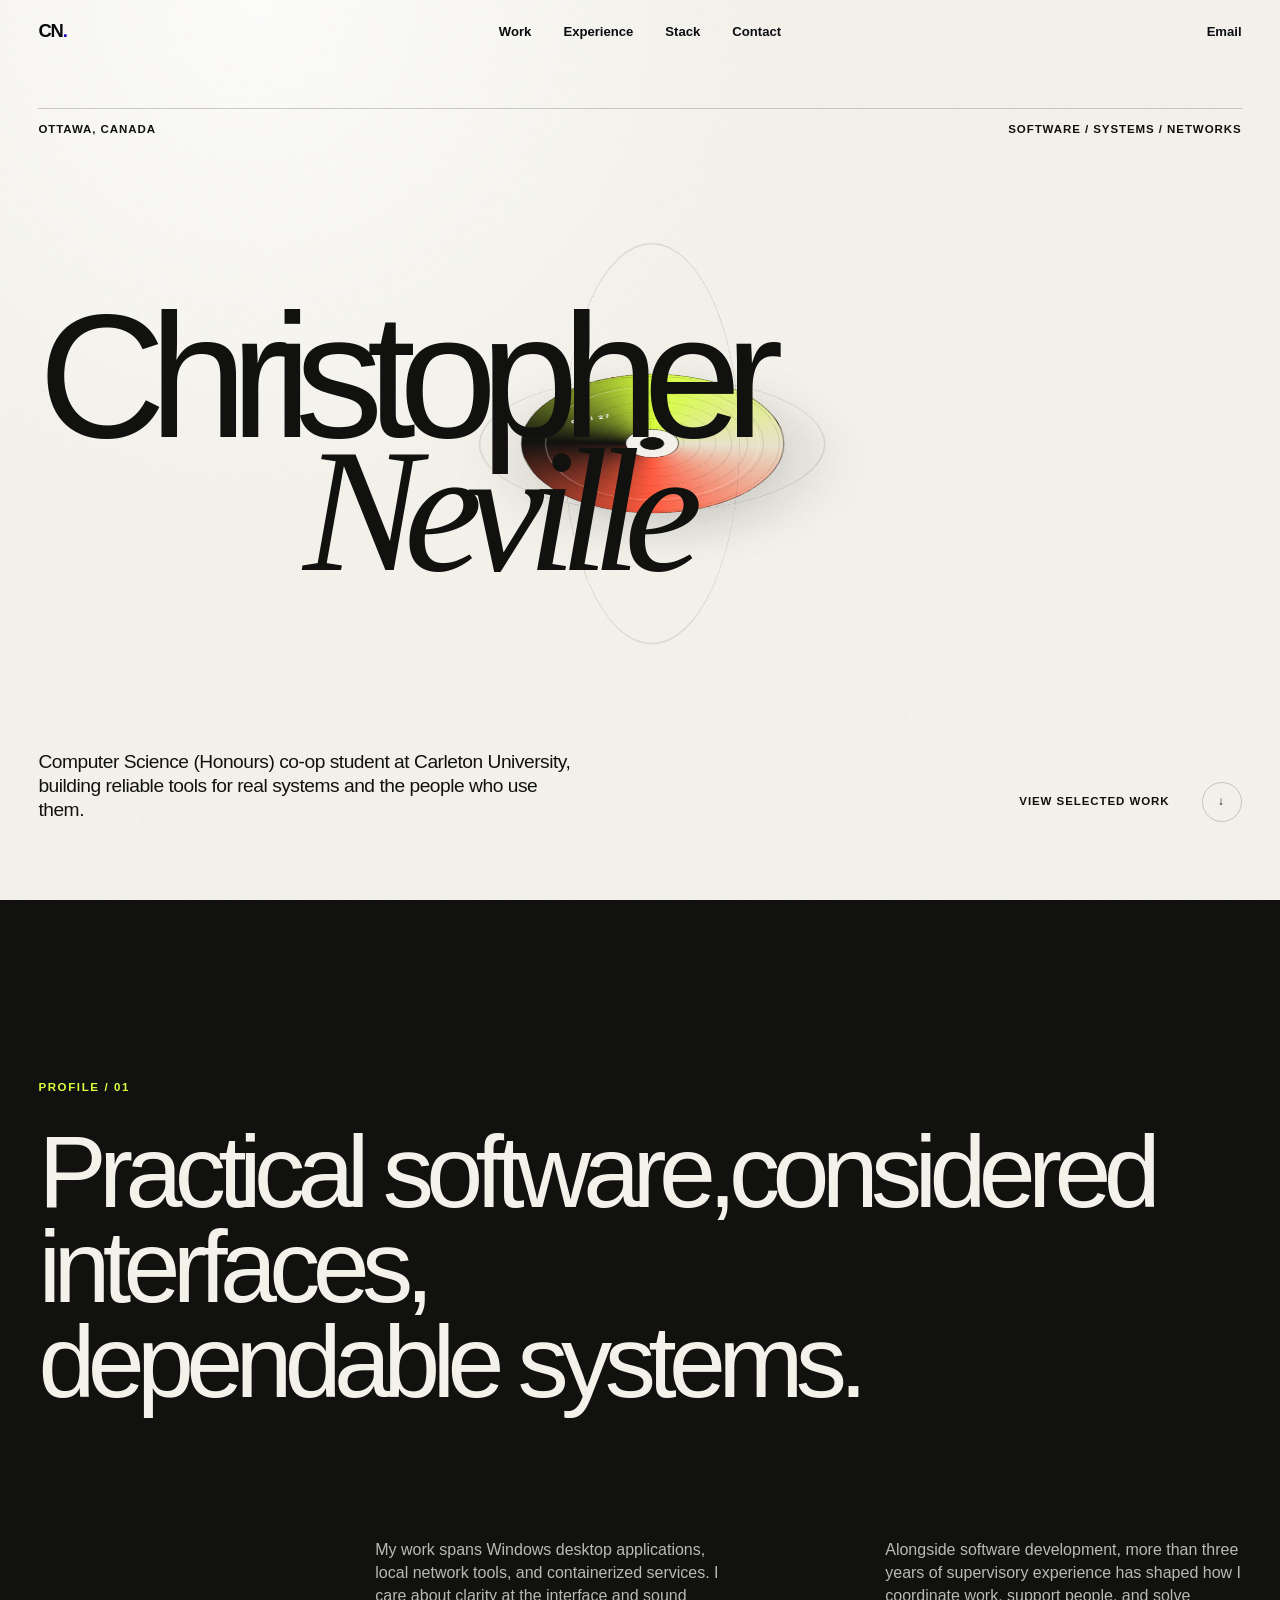
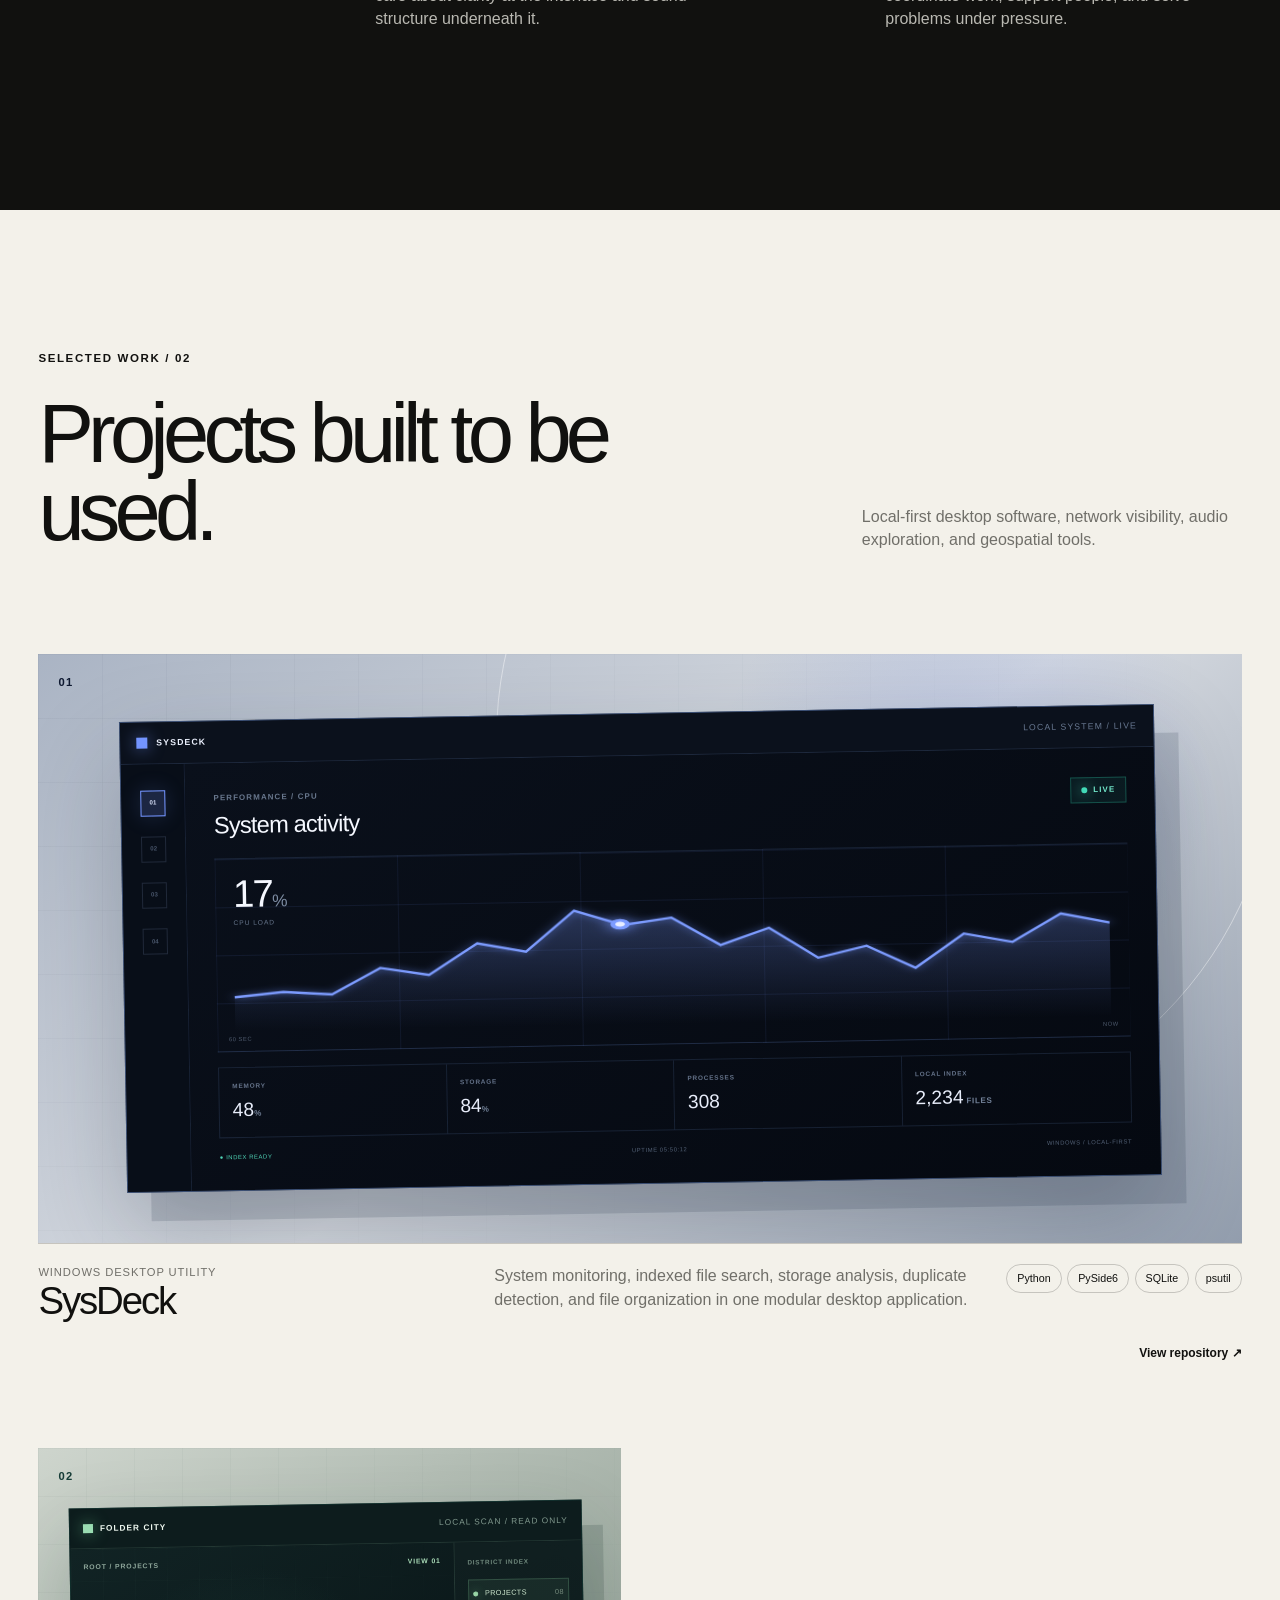
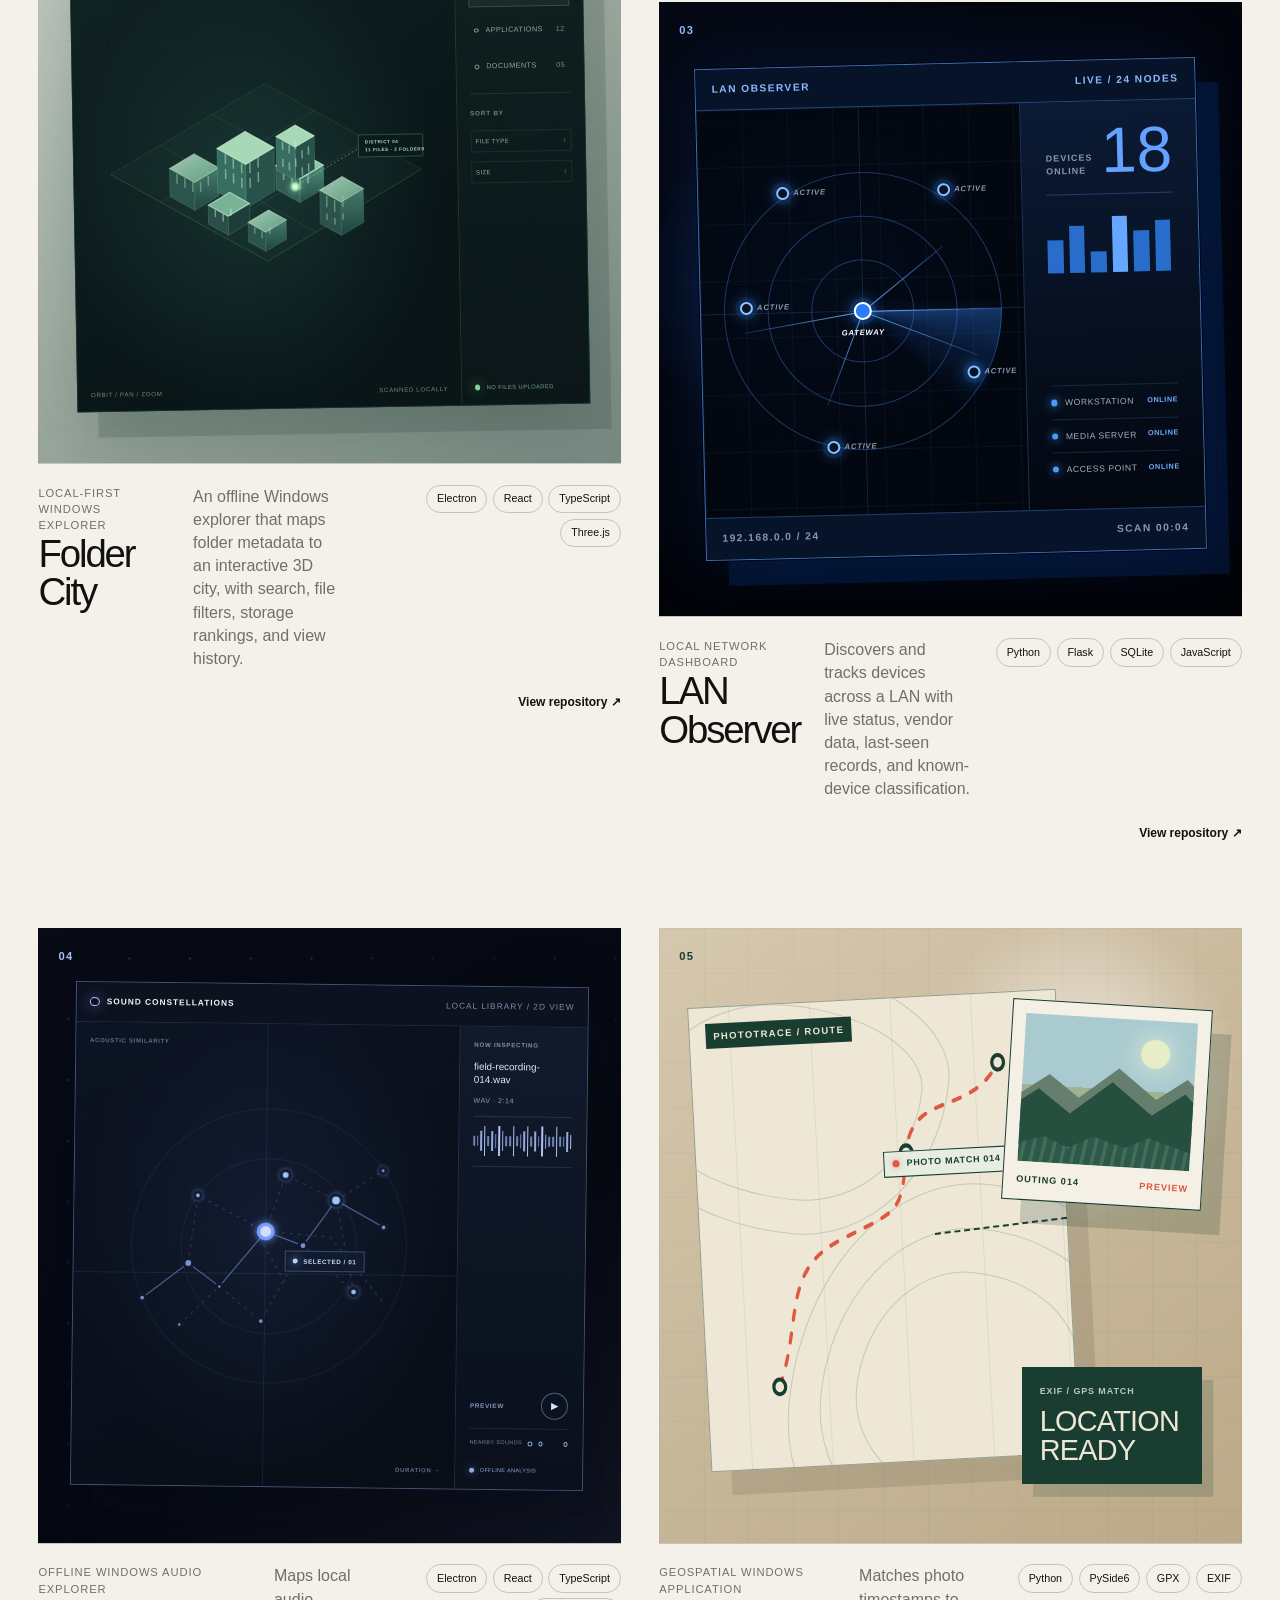
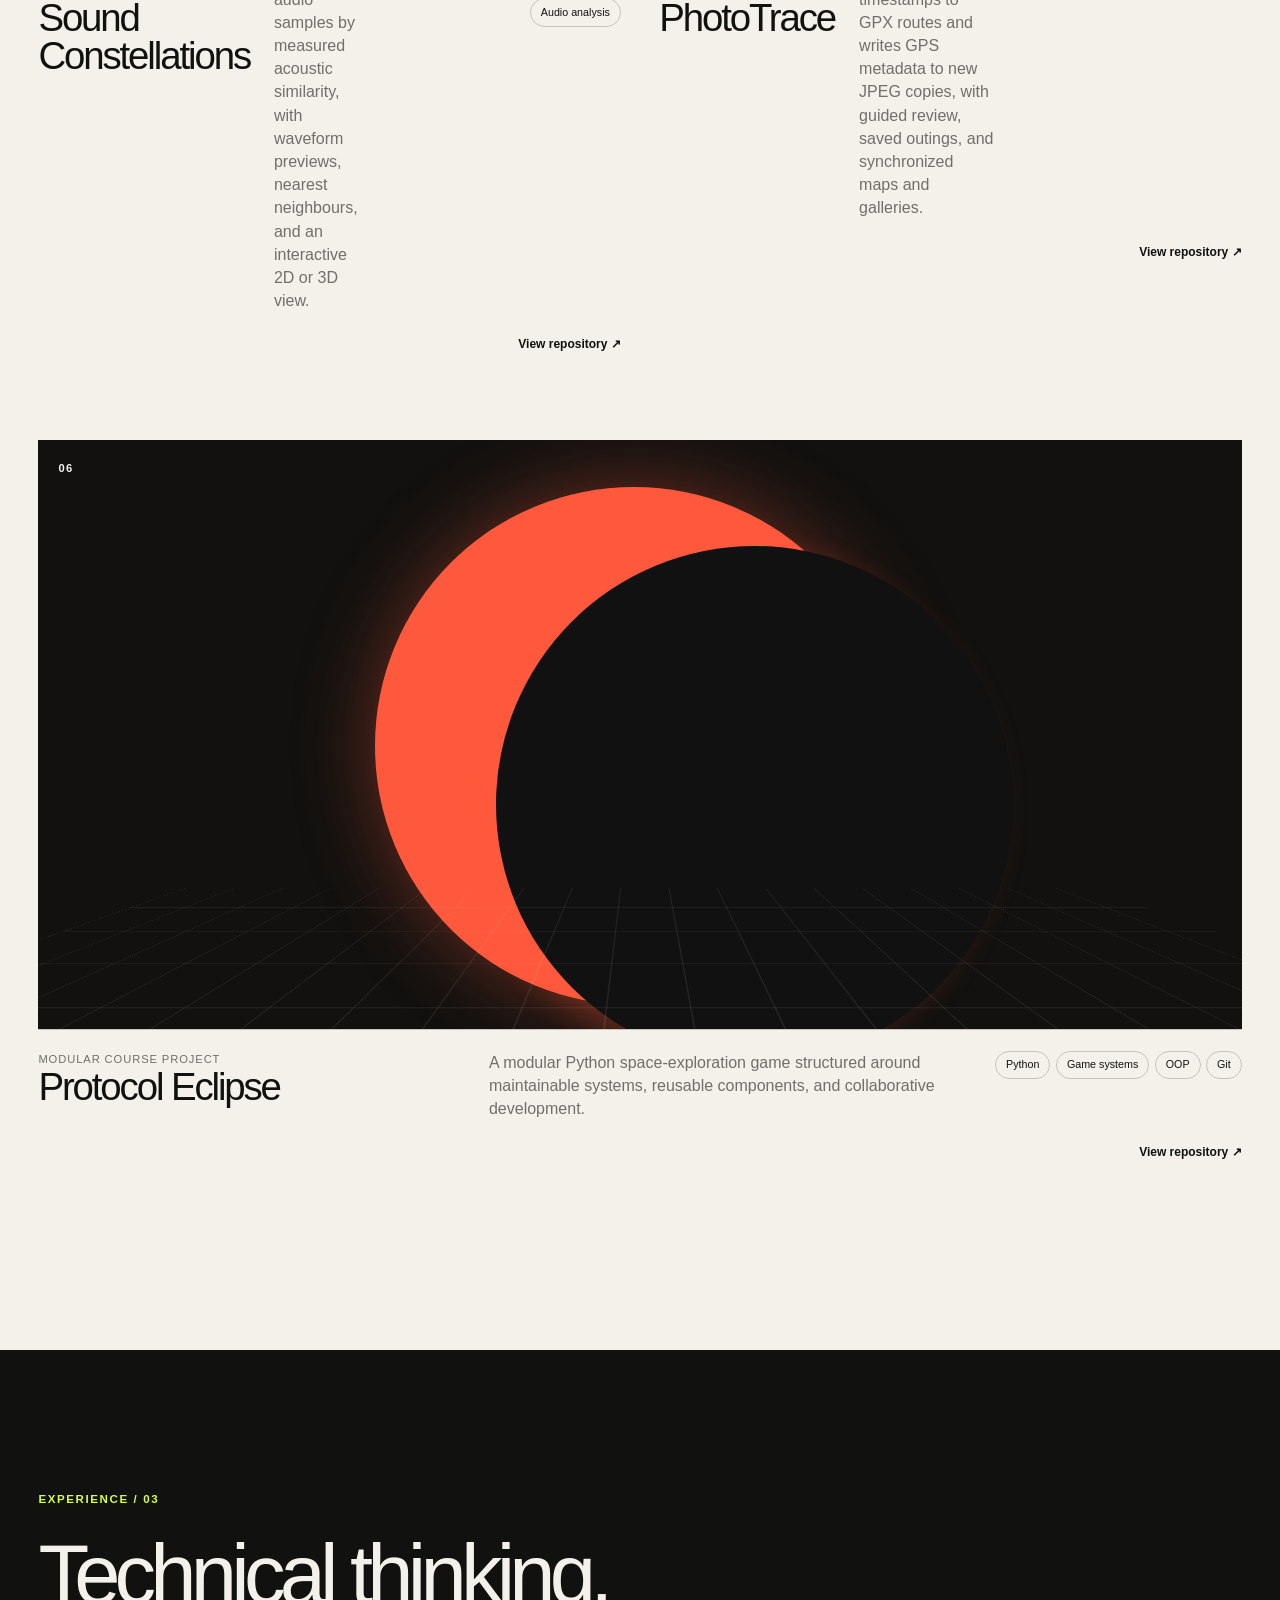
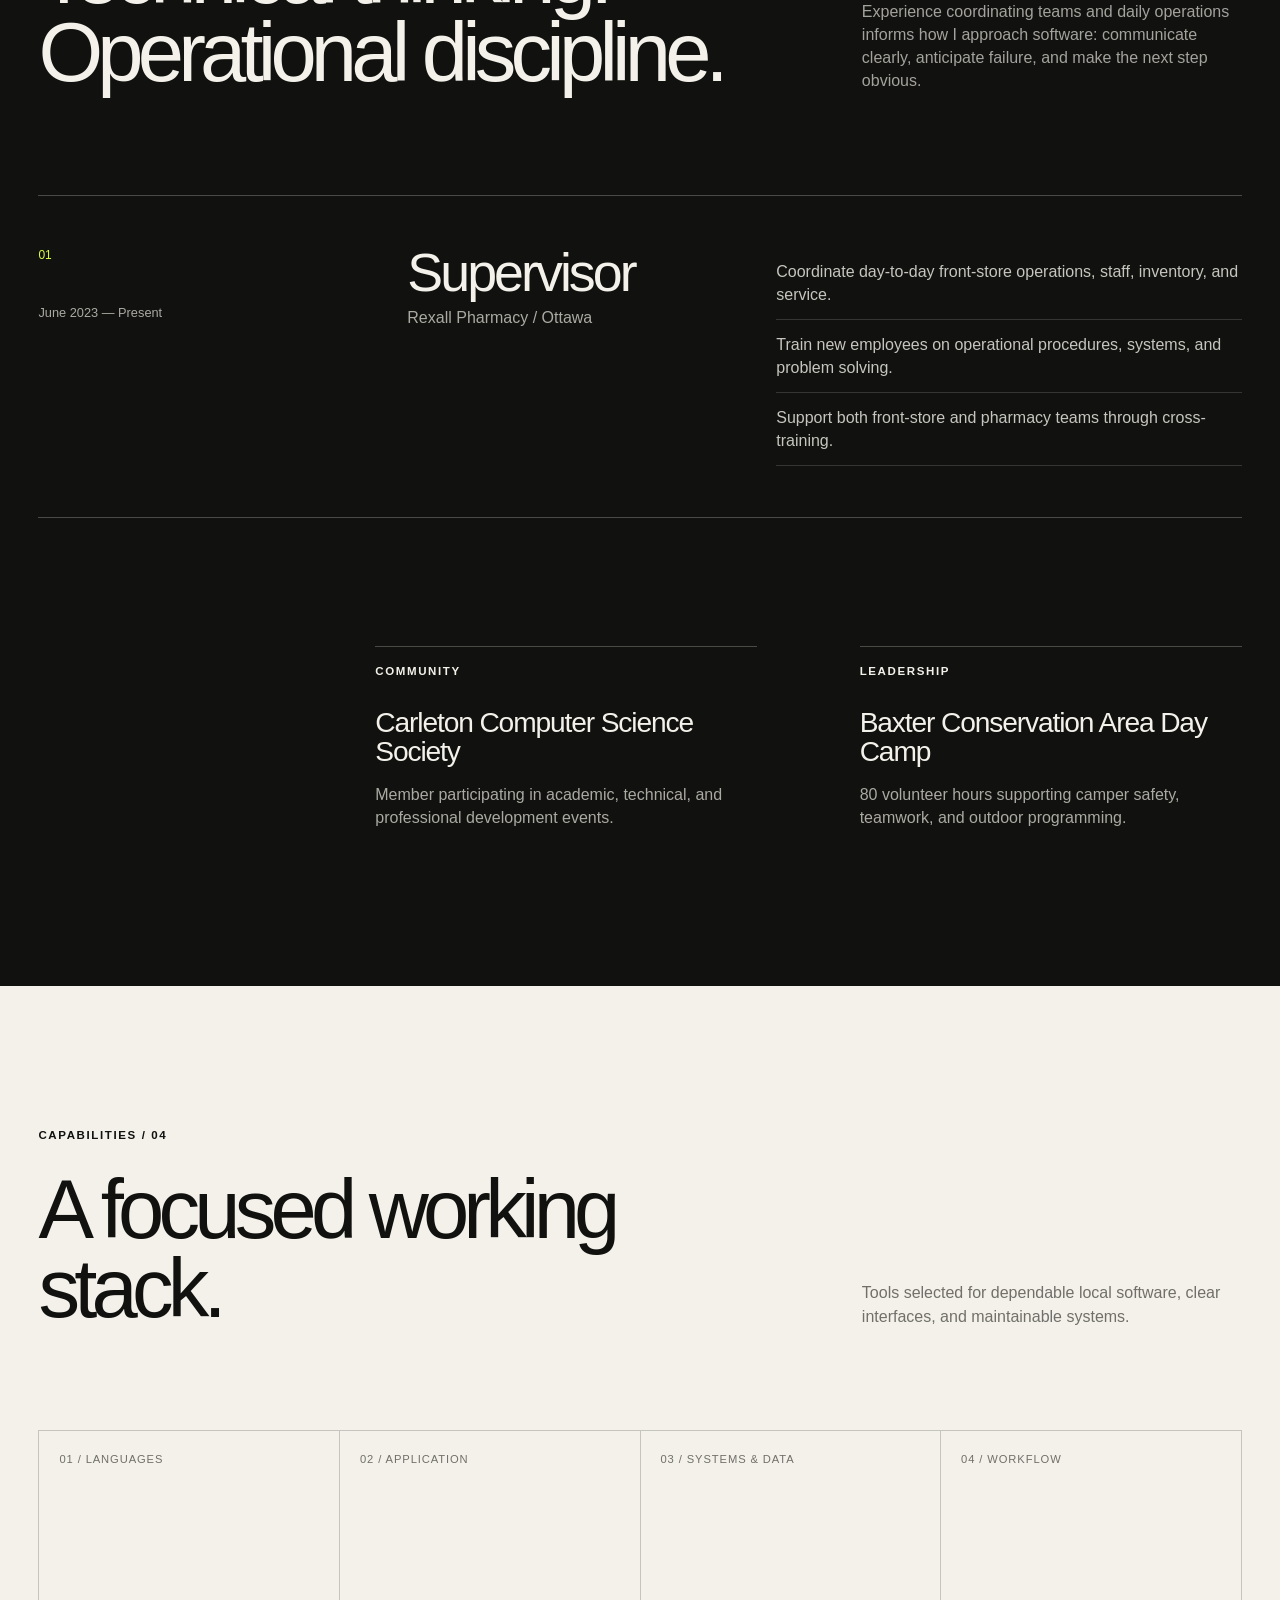
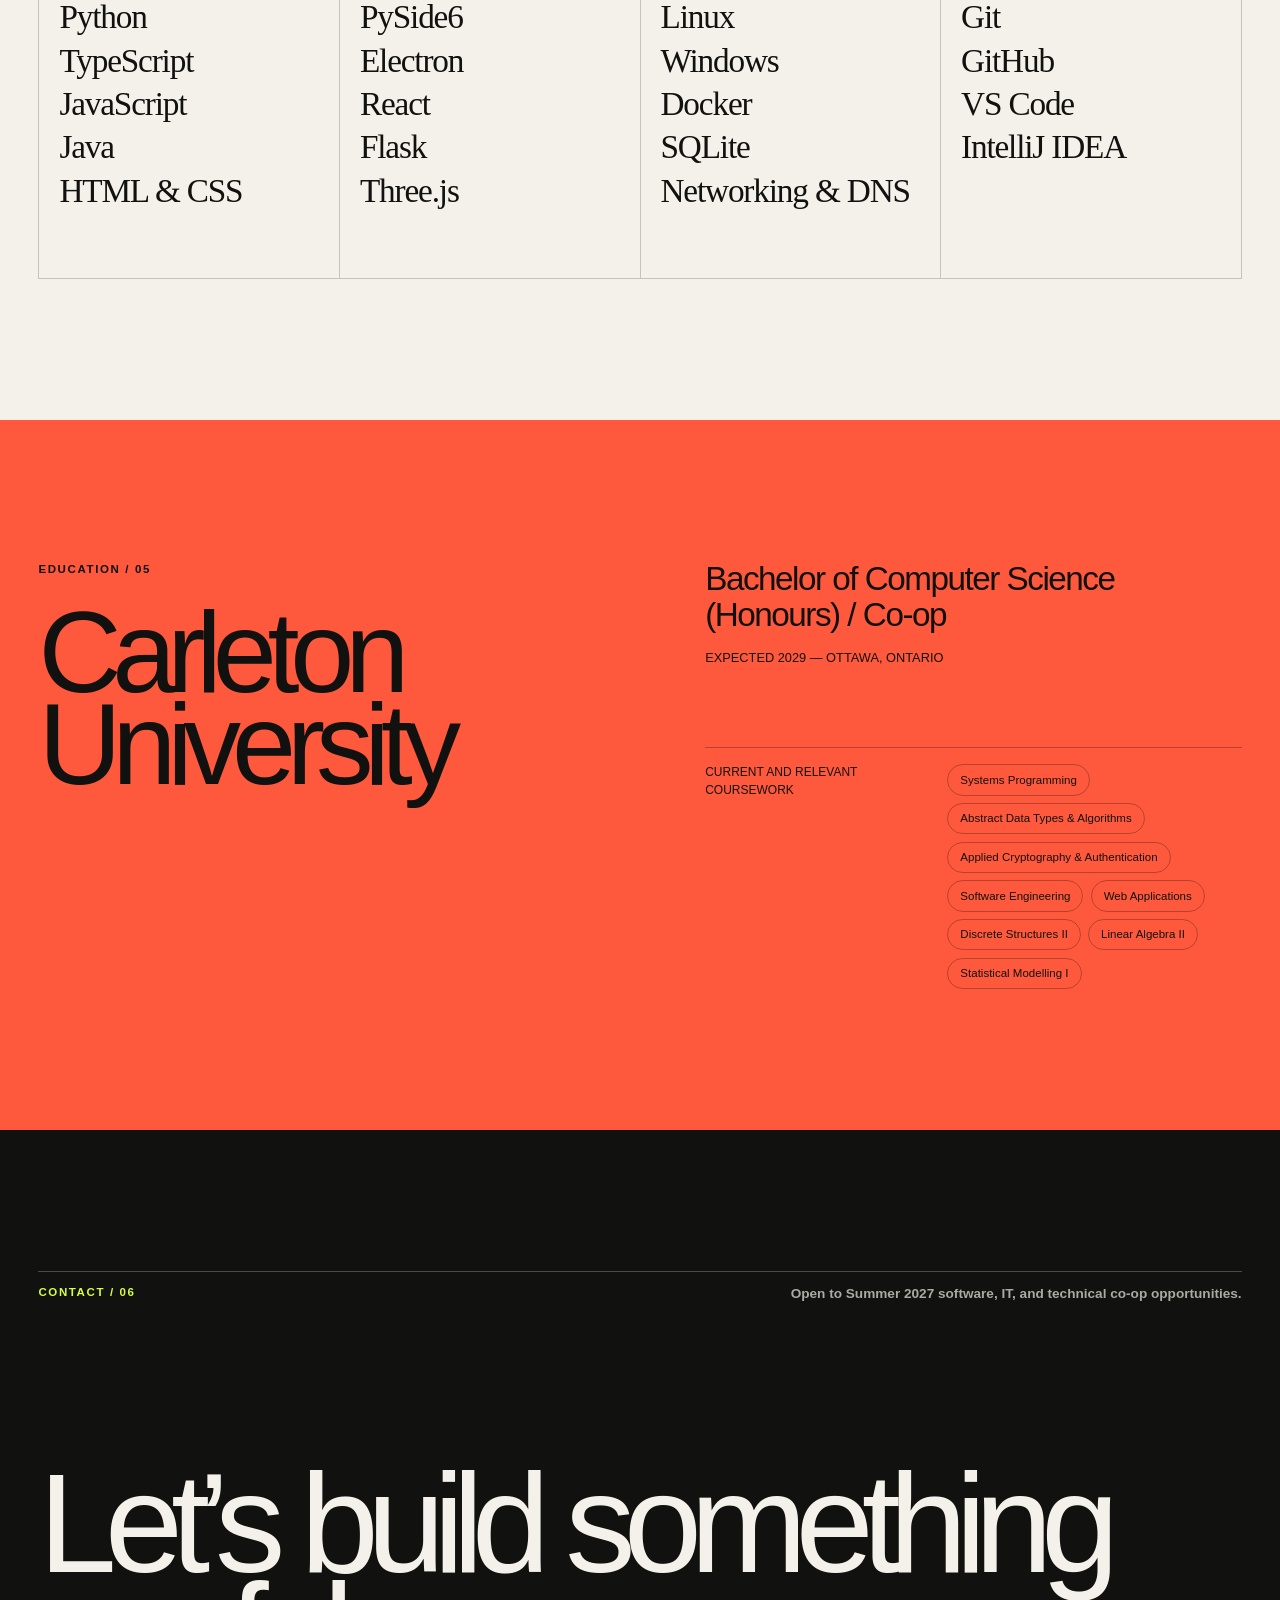
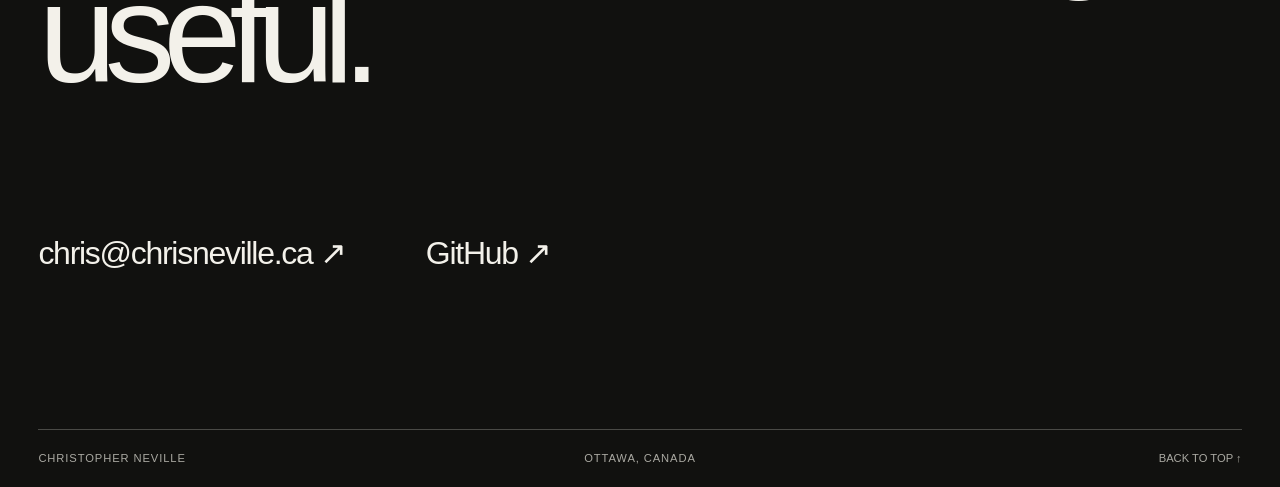
<file: index.html>
<!doctype html>
<html lang="en">
  <head>
    <meta charset="utf-8" />
    <meta name="viewport" content="width=device-width, initial-scale=1" />
    <meta
      name="description"
      content="Christopher Neville is a Computer Science (Honours) co-op student building practical software, systems, and network tools in Ottawa."
    />
    <meta name="theme-color" content="#11110f" />
    <meta property="og:title" content="Christopher Neville — Software & Systems" />
    <meta
      property="og:description"
      content="Selected desktop software, local audio, geospatial, and network projects by Christopher Neville."
    />
    <meta property="og:type" content="website" />
    <meta property="og:url" content="https://nevchr.com/" />
    <meta property="og:image" content="https://nevchr.com/assets/og-card.svg" />
    <meta name="twitter:card" content="summary_large_image" />
    <link rel="canonical" href="https://nevchr.com/" />
    <link rel="icon" href="/assets/favicon.svg" type="image/svg+xml" />
    <link rel="manifest" href="/site.webmanifest" />
    <link rel="stylesheet" href="/styles.css?v=projects-2026-09" />
    <title>Christopher Neville — Software & Systems</title>
  </head>
  <body>
    <a class="skip-link" href="#main">Skip to content</a>

    <header class="site-header" data-header>
      <a class="wordmark" href="#top" aria-label="Christopher Neville, home">CN<span>.</span></a>
      <nav class="primary-nav" aria-label="Primary navigation">
        <a href="#work">Work</a>
        <a href="#experience">Experience</a>
        <a href="#stack">Stack</a>
        <a href="#contact">Contact</a>
      </nav>
      <a class="header-contact" href="mailto:chris@chrisneville.ca">Email</a>
    </header>

    <main id="main">
      <section class="hero section-shell" id="top" aria-labelledby="hero-title">
        <div class="hero-kicker reveal">
          <span>Ottawa, Canada</span>
          <span>Software / Systems / Networks</span>
        </div>

        <div class="hero-title-wrap">
          <h1 id="hero-title" class="hero-title" aria-label="Christopher Neville">
            <span class="hero-line reveal">Christopher</span>
            <span class="hero-line hero-line-indent reveal">Neville</span>
          </h1>
          <div class="hero-object" aria-hidden="true" data-orbit>
            <div class="hero-disc">
              <div class="hero-disc-label">CN / 27</div>
              <div class="hero-disc-core"></div>
            </div>
            <span class="orbit orbit-one"></span>
            <span class="orbit orbit-two"></span>
          </div>
        </div>

        <div class="hero-footer reveal">
          <p>
            Computer Science (Honours) co-op student at Carleton University, building reliable
            tools for real systems and the people who use them.
          </p>
          <a class="arrow-link" href="#work">View selected work <span aria-hidden="true">↓</span></a>
        </div>
      </section>

      <section class="statement dark-section" aria-labelledby="statement-title">
        <div class="section-shell">
          <p class="eyebrow reveal">Profile / 01</p>
          <h2 id="statement-title" class="statement-title reveal">
            Practical software,<br />considered interfaces,<br />dependable systems.
          </h2>
          <div class="statement-grid reveal">
            <p>
              My work spans Windows desktop applications, local network tools, and
              containerized services. I care about clarity at the interface and sound structure
              underneath it.
            </p>
            <p>
              Alongside software development, more than three years of supervisory experience
              has shaped how I coordinate work, support people, and solve problems under pressure.
            </p>
          </div>
        </div>
      </section>

      <section class="work section-shell" id="work" aria-labelledby="work-title">
        <div class="section-heading reveal">
          <div>
            <p class="eyebrow">Selected work / 02</p>
            <h2 id="work-title">Projects built to be used.</h2>
          </div>
          <p>Local-first desktop software, network visibility, audio exploration, and geospatial tools.</p>
        </div>

        <div class="project-grid">
          <article class="project-card project-card-wide reveal">
            <a href="https://github.com/nevchr/SysDeck" aria-label="View SysDeck on GitHub">
              <div class="project-visual visual-sysdeck" aria-hidden="true">
                <span class="visual-index">01</span>
                <span class="sysdeck-orbit"></span>
                <div class="sysdeck-window">
                  <div class="sysdeck-titlebar">
                    <strong><i></i>SYSDECK</strong>
                    <span>LOCAL SYSTEM / LIVE</span>
                  </div>
                  <div class="sysdeck-shell">
                    <div class="sysdeck-sidebar">
                      <span class="is-active">01</span>
                      <span>02</span>
                      <span>03</span>
                      <span>04</span>
                    </div>
                    <div class="sysdeck-dashboard">
                      <div class="sysdeck-heading">
                        <div>
                          <span>PERFORMANCE / CPU</span>
                          <strong>System activity</strong>
                        </div>
                        <span class="sysdeck-live"><i></i>LIVE</span>
                      </div>
                      <div class="sysdeck-performance">
                        <div class="sysdeck-reading">
                          <strong>17<small>%</small></strong>
                          <span>CPU LOAD</span>
                        </div>
                        <svg viewBox="0 0 720 240" preserveAspectRatio="none">
                          <defs>
                            <linearGradient id="sysdeck-fill" x1="0" y1="0" x2="0" y2="1">
                              <stop offset="0" stop-color="#7d9cff" stop-opacity=".28"></stop>
                              <stop offset="1" stop-color="#7d9cff" stop-opacity="0"></stop>
                            </linearGradient>
                          </defs>
                          <path class="sysdeck-area" d="M0 188 L40 181 L80 186 L120 147 L160 159 L200 112 L240 126 L280 65 L320 88 L360 78 L400 121 L440 96 L480 143 L520 126 L560 161 L600 110 L640 124 L680 82 L720 97 L720 240 L0 240 Z"></path>
                          <path class="sysdeck-line" d="M0 188 L40 181 L80 186 L120 147 L160 159 L200 112 L240 126 L280 65 L320 88 L360 78 L400 121 L440 96 L480 143 L520 126 L560 161 L600 110 L640 124 L680 82 L720 97"></path>
                          <circle class="sysdeck-tracer" r="6">
                            <animateMotion dur="6s" repeatCount="indefinite" path="M0 188 L40 181 L80 186 L120 147 L160 159 L200 112 L240 126 L280 65 L320 88 L360 78 L400 121 L440 96 L480 143 L520 126 L560 161 L600 110 L640 124 L680 82 L720 97"></animateMotion>
                          </circle>
                        </svg>
                        <div class="sysdeck-chart-scale"><span>60 SEC</span><span>NOW</span></div>
                      </div>
                      <div class="sysdeck-metrics">
                        <div><span>MEMORY</span><strong>48<small>%</small></strong></div>
                        <div><span>STORAGE</span><strong>84<small>%</small></strong></div>
                        <div><span>PROCESSES</span><strong>308</strong></div>
                        <div><span>LOCAL INDEX</span><strong>2,234<small> FILES</small></strong></div>
                      </div>
                      <div class="sysdeck-status">
                        <span>● INDEX READY</span><span>UPTIME 05:50:12</span><span>WINDOWS / LOCAL-FIRST</span>
                      </div>
                    </div>
                  </div>
                </div>
              </div>
              <div class="project-meta">
                <div>
                  <p class="project-type">Windows desktop utility</p>
                  <h3>SysDeck</h3>
                </div>
                <p>
                  System monitoring, indexed file search, storage analysis, duplicate detection,
                  and file organization in one modular desktop application.
                </p>
                <ul class="tag-list" aria-label="SysDeck technologies">
                  <li>Python</li><li>PySide6</li><li>SQLite</li><li>psutil</li>
                </ul>
                <span class="project-cta">View repository ↗</span>
              </div>
            </a>
          </article>

          <article class="project-card reveal">
            <a href="https://github.com/nevchr/Folder-City" aria-label="View Folder City on GitHub">
              <div class="project-visual visual-foldercity" aria-hidden="true">
                <span class="visual-index">02</span>
                <div class="foldercity-window">
                  <div class="foldercity-titlebar">
                    <strong><i></i>FOLDER CITY</strong>
                    <span>LOCAL SCAN / READ ONLY</span>
                  </div>
                  <div class="foldercity-workspace">
                    <div class="foldercity-canvas">
                      <div class="foldercity-location"><span>ROOT / PROJECTS</span><b>VIEW 01</b></div>
                      <svg class="foldercity-model" viewBox="0 0 800 480" role="presentation">
                        <defs>
                          <linearGradient id="city-building-top" x1="0" y1="0" x2="1" y2="1">
                            <stop offset="0" stop-color="#c2ebcd" />
                            <stop offset="1" stop-color="#71b69a" />
                          </linearGradient>
                          <linearGradient id="city-building-side" x1="0" y1="0" x2="0" y2="1">
                            <stop offset="0" stop-color="#4f8d78" />
                            <stop offset="1" stop-color="#244d48" />
                          </linearGradient>
                        </defs>
                        <path class="city-ground" d="M400 36 738 228 400 422 62 228Z" />
                        <path class="city-street" d="M62 228 400 422 738 228M170 166l337 195M284 100l337 194M170 290l338-194M284 357l337-194" />
                        <path class="city-block-outline" d="M134 228 400 76l266 152-266 152Z" />
                        <g class="city-building city-building-soft">
                          <path class="city-wall-left" d="m190 217 54 31v61l-54-31z" />
                          <path class="city-wall-right" d="m244 248 53-31v61l-53 31z" />
                          <path class="city-roof" d="m190 217 54-31 53 31-53 31z" />
                          <path class="city-window" d="m206 229v22m17-13v22m17-13v22m17 0v-22m17-13v22" />
                        </g>
                        <g class="city-building city-building-tall">
                          <path class="city-wall-left" d="m294 175 62 36v95l-62-36z" />
                          <path class="city-wall-right" d="m356 211 62-36v95l-62 36z" />
                          <path class="city-roof" d="m294 175 62-36 62 36-62 36z" />
                          <path class="city-window" d="m312 188v22m17-12v22m18-12v22m18-22v22m18-34v22m-71 2v22m17-12v22m18-12v22m18-22v22m18-34v22" />
                        </g>
                        <g class="city-building">
                          <path class="city-wall-left" d="m421 215 52 30v51l-52-30z" />
                          <path class="city-wall-right" d="m473 245 52-30v51l-52 30z" />
                          <path class="city-roof" d="m421 215 52-30 52 30-52 30z" />
                          <path class="city-window" d="m438 227v19m18-9v20m18-10v20m17-31v19" />
                        </g>
                        <g class="city-building city-building-soft">
                          <path class="city-wall-left" d="m516 270 46 26v73l-46-26z" />
                          <path class="city-wall-right" d="m562 296 49-28v73l-49 28z" />
                          <path class="city-roof" d="m516 270 49-29 46 27-49 28z" />
                          <path class="city-window" d="m531 282v25m17-15v26m18-36v25m-35 14v14m17-4v14m18-24v14" />
                        </g>
                        <g class="city-building city-building-small">
                          <path class="city-wall-left" d="m273 298 43 25v41l-43-25z" />
                          <path class="city-wall-right" d="m316 323 47-27v41l-47 27z" />
                          <path class="city-roof" d="m273 298 47-27 43 25-47 27z" />
                          <path class="city-window" d="m288 309v15m17-6v16m17-27v15" />
                        </g>
                        <g class="city-building city-building-soft">
                          <path class="city-wall-left" d="m359 337 38 22v42l-38-22z" />
                          <path class="city-wall-right" d="m397 359 45-26v42l-45 26z" />
                          <path class="city-roof" d="m359 337 45-26 38 22-45 26z" />
                          <path class="city-window" d="m373 348v14m16-5v15m17-24v15" />
                        </g>
                        <g class="city-building city-building-tall">
                          <path class="city-wall-left" d="m423 151 41 24v73l-41-24z" />
                          <path class="city-wall-right" d="m464 175 42-24v73l-42 24z" />
                          <path class="city-roof" d="m423 151 42-24 41 24-42 24z" />
                          <path class="city-window" d="m437 163v18m14-10v18m14-26v18m14 1v18m14-26v18m-56 8v18m14-10v18m14-26v18m14 1v18m14-26v18" />
                        </g>
                        <circle class="city-selected" cx="463" cy="261" r="8" />
                        <path class="city-selection-line" d="M463 261 602 180" />
                        <g class="city-selection-label"><rect x="602" y="151" width="140" height="48" rx="2" /><text x="616" y="170">DISTRICT 04</text><text x="616" y="187">11 FILES · 2 FOLDERS</text></g>
                      </svg>
                      <div class="foldercity-canvas-footer"><span>ORBIT / PAN / ZOOM</span><span>SCANNED LOCALLY</span></div>
                    </div>
                    <aside class="foldercity-rail">
                      <span class="foldercity-rail-label">DISTRICT INDEX</span>
                      <p class="foldercity-selected"><i></i><span>PROJECTS</span><b>08</b></p>
                      <p><i></i><span>APPLICATIONS</span><b>12</b></p>
                      <p><i></i><span>DOCUMENTS</span><b>05</b></p>
                      <div class="foldercity-rail-rule"></div>
                      <span class="foldercity-rail-label">SORT BY</span>
                      <p class="foldercity-filter">FILE TYPE <b>↕</b></p>
                      <p class="foldercity-filter">SIZE <b>↕</b></p>
                      <span class="foldercity-local"><i></i>NO FILES UPLOADED</span>
                    </aside>
                  </div>
                </div>
              </div>
              <div class="project-meta">
                <div>
                  <p class="project-type">Local-first Windows explorer</p>
                  <h3>Folder City</h3>
                </div>
                <p>
                  An offline Windows explorer that maps folder metadata to an interactive 3D city,
                  with search, file filters, storage rankings, and view history.
                </p>
                <ul class="tag-list" aria-label="Folder City technologies">
                  <li>Electron</li><li>React</li><li>TypeScript</li><li>Three.js</li>
                </ul>
                <span class="project-cta">View repository ↗</span>
              </div>
            </a>
          </article>

          <article class="project-card reveal">
            <a href="https://github.com/nevchr/lan-observer" aria-label="View LAN Observer on GitHub">
              <div class="project-visual visual-network" aria-hidden="true">
                <span class="visual-index">03</span>
                <div class="network-console">
                  <div class="network-console-bar">
                    <span>LAN OBSERVER</span>
                    <span>LIVE / 24 NODES</span>
                  </div>
                  <div class="network-console-body">
                    <div class="network-radar">
                      <span class="network-ring ring-one"></span>
                      <span class="network-ring ring-two"></span>
                      <span class="network-ring ring-three"></span>
                      <span class="network-sweep"></span>
                      <span class="network-link link-one"></span>
                      <span class="network-link link-two"></span>
                      <span class="network-link link-three"></span>
                      <span class="network-link link-four"></span>
                      <i class="network-node node-core"></i>
                      <i class="network-node node-one"></i>
                      <i class="network-node node-two"></i>
                      <i class="network-node node-three"></i>
                      <i class="network-node node-four"></i>
                      <i class="network-node node-five"></i>
                    </div>
                    <div class="network-readout">
                      <div class="network-total">
                        <span>DEVICES ONLINE</span>
                        <strong>18</strong>
                      </div>
                      <div class="network-bars"><i></i><i></i><i></i><i></i><i></i><i></i></div>
                      <div class="network-device-list">
                        <p><i></i><span>WORKSTATION</span><b>ONLINE</b></p>
                        <p><i></i><span>MEDIA SERVER</span><b>ONLINE</b></p>
                        <p><i></i><span>ACCESS POINT</span><b>ONLINE</b></p>
                      </div>
                    </div>
                  </div>
                  <div class="network-console-footer">
                    <span>192.168.0.0 / 24</span>
                    <span>SCAN 00:04</span>
                  </div>
                </div>
              </div>
              <div class="project-meta">
                <div>
                  <p class="project-type">Local network dashboard</p>
                  <h3>LAN Observer</h3>
                </div>
                <p>
                  Discovers and tracks devices across a LAN with live status, vendor data,
                  last-seen records, and known-device classification.
                </p>
                <ul class="tag-list" aria-label="LAN Observer technologies">
                  <li>Python</li><li>Flask</li><li>SQLite</li><li>JavaScript</li>
                </ul>
                <span class="project-cta">View repository ↗</span>
              </div>
            </a>
          </article>

          <article class="project-card reveal">
            <a href="https://github.com/nevchr/Sound-Constellations" aria-label="View Sound Constellations on GitHub">
              <div class="project-visual visual-constellation" aria-hidden="true">
                <span class="visual-index">04</span>
                <div class="constellation-window">
                  <div class="constellation-titlebar">
                    <strong><i></i>SOUND CONSTELLATIONS</strong>
                    <span>LOCAL LIBRARY / 2D VIEW</span>
                  </div>
                  <div class="constellation-workspace">
                    <div class="constellation-stage">
                      <span class="constellation-axis axis-horizontal"></span>
                      <span class="constellation-axis axis-vertical"></span>
                      <span class="constellation-orbit constellation-orbit-one"></span>
                      <span class="constellation-orbit constellation-orbit-two"></span>
                      <svg class="constellation-map" viewBox="0 0 640 440" role="presentation">
                        <path class="constellation-link" d="M98 309 181 245 238 287 321 186 389 211 448 128 535 176" />
                        <path class="constellation-link constellation-link-soft" d="M181 245 197 122 321 186 356 83 448 128 482 294 389 211 314 349 238 287 166 357" />
                        <path class="constellation-link constellation-link-soft" d="M448 128 533 73m-212 113 118 9 95 115m-177-33-67-112" />
                        <circle class="constellation-node constellation-node-selected" cx="321" cy="186" r="13" />
                        <circle class="constellation-node node-soft" cx="98" cy="309" r="6" />
                        <circle class="constellation-node node-soft" cx="181" cy="245" r="8" />
                        <circle class="constellation-node node-soft" cx="238" cy="287" r="5" />
                        <circle class="constellation-node node-blue" cx="197" cy="122" r="6" />
                        <circle class="constellation-node node-blue" cx="356" cy="83" r="8" />
                        <circle class="constellation-node node-soft" cx="389" cy="211" r="7" />
                        <circle class="constellation-node node-blue" cx="448" cy="128" r="10" />
                        <circle class="constellation-node node-soft" cx="535" cy="176" r="6" />
                        <circle class="constellation-node node-soft" cx="314" cy="349" r="6" />
                        <circle class="constellation-node node-blue" cx="482" cy="294" r="7" />
                        <circle class="constellation-node node-soft" cx="166" cy="357" r="5" />
                        <circle class="constellation-node node-blue" cx="533" cy="73" r="5" />
                      </svg>
                      <span class="constellation-map-label label-similarity">ACOUSTIC SIMILARITY</span>
                      <span class="constellation-map-label label-duration">DURATION →</span>
                      <span class="constellation-selected-label"><i></i>SELECTED / 01</span>
                    </div>
                    <aside class="constellation-inspector">
                      <span class="constellation-inspector-label">NOW INSPECTING</span>
                      <strong>field-recording-014.wav</strong>
                      <span class="constellation-format">WAV · 2:14</span>
                      <div class="constellation-waveform" aria-hidden="true">
                        <i></i><i></i><i></i><i></i><i></i><i></i><i></i><i></i><i></i><i></i><i></i><i></i><i></i><i></i><i></i><i></i><i></i><i></i><i></i><i></i><i></i><i></i><i></i><i></i><i></i><i></i><i></i><i></i>
                      </div>
                      <div class="constellation-play"><span>PREVIEW</span><b>▶</b></div>
                      <div class="constellation-neighbours"><span>NEARBY SOUNDS</span><i></i><i></i><i></i></div>
                      <span class="constellation-local"><i></i>OFFLINE ANALYSIS</span>
                    </aside>
                  </div>
                </div>
              </div>
              <div class="project-meta">
                <div>
                  <p class="project-type">Offline Windows audio explorer</p>
                  <h3>Sound Constellations</h3>
                </div>
                <p>
                  Maps local audio samples by measured acoustic similarity, with waveform
                  previews, nearest neighbours, and an interactive 2D or 3D view.
                </p>
                <ul class="tag-list" aria-label="Sound Constellations technologies">
                  <li>Electron</li><li>React</li><li>TypeScript</li><li>Audio analysis</li>
                </ul>
                <span class="project-cta">View repository ↗</span>
              </div>
            </a>
          </article>

          <article class="project-card reveal">
            <a href="https://github.com/nevchr/PhotoTrace" aria-label="View PhotoTrace on GitHub">
              <div class="project-visual visual-trail" aria-hidden="true">
                <span class="visual-index">05</span>
                <div class="trail-canvas">
                  <div class="trail-map-sheet">
                    <span class="trail-map-label">PHOTOTRACE / ROUTE</span>
                    <div class="trail-contours">
                      <i></i><i></i><i></i><i></i><i></i>
                    </div>
                    <svg class="trail-route" viewBox="0 0 500 500" preserveAspectRatio="none">
                      <path pathLength="100" d="M70 430 C110 350 82 288 174 254 S270 228 282 151 S384 112 429 46"></path>
                      <circle cx="70" cy="430" r="9"></circle>
                      <circle cx="282" cy="151" r="9"></circle>
                      <circle cx="429" cy="46" r="9"></circle>
                    </svg>
                    <div class="trail-match-point"><i></i><span>PHOTO MATCH 014</span></div>
                  </div>
                  <div class="trail-photo-card">
                    <div class="trail-photo-image">
                      <span class="trail-sun"></span>
                      <span class="trail-ridge ridge-back"></span>
                      <span class="trail-ridge ridge-front"></span>
                    </div>
                    <div class="trail-photo-meta"><span>OUTING 014</span><b>PREVIEW</b></div>
                  </div>
                  <span class="trail-match-line"></span>
                  <div class="trail-readout">
                    <span>EXIF / GPS MATCH</span>
                    <strong>LOCATION<br>READY</strong>
                  </div>
                </div>
              </div>
              <div class="project-meta">
                <div>
                  <p class="project-type">Geospatial Windows application</p>
                  <h3>PhotoTrace</h3>
                </div>
                <p>
                  Matches photo timestamps to GPX routes and writes GPS metadata to new JPEG
                  copies, with guided review, saved outings, and synchronized maps and galleries.
                </p>
                <ul class="tag-list" aria-label="PhotoTrace technologies">
                  <li>Python</li><li>PySide6</li><li>GPX</li><li>EXIF</li>
                </ul>
                <span class="project-cta">View repository ↗</span>
              </div>
            </a>
          </article>

          <article class="project-card project-card-wide reveal">
            <a href="https://github.com/nevchr/Protocol-Eclipse" aria-label="View Protocol Eclipse on GitHub">
              <div class="project-visual visual-eclipse" aria-hidden="true">
                <span class="visual-index">06</span>
                <div class="eclipse-sun"></div>
                <div class="eclipse-planet"></div>
                <div class="eclipse-grid"></div>
              </div>
              <div class="project-meta">
                <div>
                  <p class="project-type">Modular course project</p>
                  <h3>Protocol Eclipse</h3>
                </div>
                <p>
                  A modular Python space-exploration game structured around maintainable systems,
                  reusable components, and collaborative development.
                </p>
                <ul class="tag-list" aria-label="Protocol Eclipse technologies">
                  <li>Python</li><li>Game systems</li><li>OOP</li><li>Git</li>
                </ul>
                <span class="project-cta">View repository ↗</span>
              </div>
            </a>
          </article>
        </div>
      </section>

      <section class="experience dark-section" id="experience" aria-labelledby="experience-title">
        <div class="section-shell">
          <div class="section-heading section-heading-light reveal">
            <div>
              <p class="eyebrow">Experience / 03</p>
              <h2 id="experience-title">Technical thinking.<br />Operational discipline.</h2>
            </div>
            <p>
              Experience coordinating teams and daily operations informs how I approach software:
              communicate clearly, anticipate failure, and make the next step obvious.
            </p>
          </div>

          <article class="experience-row reveal">
            <div>
              <p class="experience-number">01</p>
              <p class="experience-date">June 2023 — Present</p>
            </div>
            <div>
              <h3>Supervisor</h3>
              <p>Rexall Pharmacy / Ottawa</p>
            </div>
            <ul>
              <li>Coordinate day-to-day front-store operations, staff, inventory, and service.</li>
              <li>Train new employees on operational procedures, systems, and problem solving.</li>
              <li>Support both front-store and pharmacy teams through cross-training.</li>
            </ul>
          </article>

          <div class="leadership-grid reveal">
            <article>
              <p class="eyebrow">Community</p>
              <h3>Carleton Computer Science Society</h3>
              <p>Member participating in academic, technical, and professional development events.</p>
            </article>
            <article>
              <p class="eyebrow">Leadership</p>
              <h3>Baxter Conservation Area Day Camp</h3>
              <p>80 volunteer hours supporting camper safety, teamwork, and outdoor programming.</p>
            </article>
          </div>
        </div>
      </section>

      <section class="stack section-shell" id="stack" aria-labelledby="stack-title">
        <div class="section-heading reveal">
          <div>
            <p class="eyebrow">Capabilities / 04</p>
            <h2 id="stack-title">A focused working stack.</h2>
          </div>
          <p>Tools selected for dependable local software, clear interfaces, and maintainable systems.</p>
        </div>

        <div class="stack-grid">
          <article class="stack-group reveal">
            <p>01 / Languages</p>
            <h3>Python<br />TypeScript<br />JavaScript<br />Java<br />HTML &amp; CSS</h3>
          </article>
          <article class="stack-group reveal">
            <p>02 / Application</p>
            <h3>PySide6<br />Electron<br />React<br />Flask<br />Three.js</h3>
          </article>
          <article class="stack-group reveal">
            <p>03 / Systems &amp; data</p>
            <h3>Linux<br />Windows<br />Docker<br />SQLite<br />Networking &amp; DNS</h3>
          </article>
          <article class="stack-group reveal">
            <p>04 / Workflow</p>
            <h3>Git<br />GitHub<br />VS Code<br />IntelliJ IDEA</h3>
          </article>
        </div>
      </section>

      <section class="education" id="education" aria-labelledby="education-title">
        <div class="section-shell education-grid">
          <div class="reveal">
            <p class="eyebrow">Education / 05</p>
            <h2 id="education-title">Carleton<br />University</h2>
          </div>
          <div class="education-detail reveal">
            <p class="education-program">Bachelor of Computer Science (Honours) / Co-op</p>
            <p class="education-date">Expected 2029 — Ottawa, Ontario</p>
            <div class="coursework">
              <p>Current and relevant coursework</p>
              <ul>
                <li>Systems Programming</li>
                <li>Abstract Data Types &amp; Algorithms</li>
                <li>Applied Cryptography &amp; Authentication</li>
                <li>Software Engineering</li>
                <li>Web Applications</li>
                <li>Discrete Structures II</li>
                <li>Linear Algebra II</li>
                <li>Statistical Modelling I</li>
              </ul>
            </div>
          </div>
        </div>
      </section>

      <section class="contact dark-section" id="contact" aria-labelledby="contact-title">
        <div class="section-shell">
          <div class="contact-top reveal">
            <p class="eyebrow">Contact / 06</p>
            <p>Open to Summer 2027 software, IT, and technical co-op opportunities.</p>
          </div>
          <h2 id="contact-title" class="contact-title reveal">Let’s build something<br />useful.</h2>
          <div class="contact-links reveal">
            <a href="mailto:chris@chrisneville.ca">chris@chrisneville.ca ↗</a>
            <a href="https://github.com/nevchr">GitHub ↗</a>
          </div>
          <footer class="site-footer">
            <p>Christopher Neville</p>
            <p>Ottawa, Canada</p>
            <button type="button" data-to-top>Back to top ↑</button>
          </footer>
        </div>
      </section>
    </main>

    <script src="/script.js" defer></script>
  </body>
</html>
</file>
<file: styles.css>
:root {
  --ink: #11110f;
  --paper: #f3f1ea;
  --warm: #d8ff3e;
  --orange: #ff593d;
  --blue: #2864ff;
  --muted: #706f69;
  --line: rgba(17, 17, 15, 0.2);
  --max: 1500px;
  --gutter: clamp(1.25rem, 3vw, 3.5rem);
  --sans: "Arial Narrow", "Helvetica Neue", Arial, sans-serif;
  --serif: Georgia, "Times New Roman", serif;
}

* { box-sizing: border-box; }
html { scroll-behavior: smooth; background: var(--paper); }
body {
  margin: 0;
  color: var(--ink);
  background:
    radial-gradient(circle at 20% 0%, rgba(255,255,255,.78), transparent 32rem),
    var(--paper);
  font-family: var(--sans);
  font-size: 16px;
  line-height: 1.45;
  overflow-x: hidden;
}

body::before {
  position: fixed;
  inset: 0;
  z-index: 100;
  pointer-events: none;
  content: "";
  opacity: .18;
  background-image: url("data:image/svg+xml,%3Csvg viewBox='0 0 180 180' xmlns='http://www.w3.org/2000/svg'%3E%3Cfilter id='n'%3E%3CfeTurbulence type='fractalNoise' baseFrequency='.95' numOctaves='2' stitchTiles='stitch'/%3E%3C/filter%3E%3Crect width='100%25' height='100%25' filter='url(%23n)' opacity='.13'/%3E%3C/svg%3E");
  mix-blend-mode: multiply;
}

a { color: inherit; text-decoration: none; }
button { color: inherit; font: inherit; }
.skip-link {
  position: fixed;
  z-index: 200;
  top: .75rem;
  left: .75rem;
  padding: .7rem 1rem;
  background: var(--warm);
  transform: translateY(-200%);
}
.skip-link:focus { transform: translateY(0); }

.section-shell { width: min(100%, var(--max)); margin-inline: auto; padding-inline: var(--gutter); }
.dark-section { color: var(--paper); background: var(--ink); }
.eyebrow {
  margin: 0 0 1.75rem;
  font-size: .72rem;
  font-weight: 700;
  letter-spacing: .14em;
  text-transform: uppercase;
}

.site-header {
  position: fixed;
  z-index: 50;
  top: 0;
  right: 0;
  left: 0;
  display: grid;
  grid-template-columns: 1fr auto 1fr;
  align-items: center;
  padding: 1.15rem var(--gutter);
  mix-blend-mode: difference;
  color: #fff;
  transition: transform .35s ease;
}
.site-header.is-hidden { transform: translateY(-110%); }
.wordmark { justify-self: start; font-size: 1.15rem; font-weight: 800; letter-spacing: -.06em; }
.wordmark span { color: var(--warm); }
.primary-nav { display: flex; gap: clamp(1rem, 2.5vw, 2.5rem); }
.primary-nav a,
.header-contact { position: relative; font-size: .82rem; font-weight: 600; }
.primary-nav a::after,
.header-contact::after,
.contact-links a::after {
  position: absolute;
  right: 0;
  bottom: -.3rem;
  left: 0;
  height: 1px;
  content: "";
  background: currentColor;
  transform: scaleX(0);
  transform-origin: right;
  transition: transform .3s ease;
}
.primary-nav a:hover::after,
.primary-nav a:focus-visible::after,
.header-contact:hover::after,
.header-contact:focus-visible::after,
.contact-links a:hover::after,
.contact-links a:focus-visible::after { transform: scaleX(1); transform-origin: left; }
.header-contact { justify-self: end; }

.hero { min-height: 100svh; padding-top: clamp(6rem, 12vh, 10rem); padding-bottom: 2rem; }
.hero-kicker,
.hero-footer,
.contact-top {
  display: flex;
  justify-content: space-between;
  gap: 2rem;
  border-top: 1px solid var(--line);
  padding-top: .75rem;
  font-size: .72rem;
  font-weight: 700;
  letter-spacing: .08em;
  text-transform: uppercase;
}
.hero-title-wrap { position: relative; display: flex; min-height: 68vh; align-items: center; }
.hero-title {
  position: relative;
  z-index: 2;
  width: 100%;
  margin: 0;
  font-size: clamp(4.4rem, 13.8vw, 13rem);
  font-weight: 500;
  letter-spacing: -.095em;
  line-height: .76;
}
.hero-line { display: block; }
.hero-line-indent { padding-left: 22%; font-family: var(--serif); font-style: italic; font-weight: 400; }
.hero-object { position: absolute; z-index: 1; top: 50%; left: 51%; width: clamp(13rem, 27vw, 26rem); aspect-ratio: 1; transform: translate(-50%, -50%); }
.hero-disc {
  position: absolute;
  inset: 12%;
  display: grid;
  place-items: center;
  border: 1px solid rgba(17,17,15,.55);
  border-radius: 50%;
  background:
    repeating-radial-gradient(circle at 50%, transparent 0 8%, rgba(17,17,15,.12) 8.2% 8.6%),
    conic-gradient(from 20deg, #d8ff3e, #e8e1cc, #ff593d, #11110f, #d8ff3e);
  box-shadow: 0 2rem 5rem rgba(17,17,15,.18);
  transform: rotateX(58deg) rotateZ(-18deg);
  transition: transform .15s linear;
}
.hero-disc::after { position: absolute; inset: 9%; border: 1px solid rgba(255,255,255,.4); border-radius: 50%; content: ""; }
.hero-disc-label { position: absolute; top: 23%; left: 25%; color: #fff; font-size: .62rem; font-weight: 800; letter-spacing: .12em; }
.hero-disc-core { width: 20%; aspect-ratio: 1; border: .9rem solid var(--paper); border-radius: 50%; background: var(--ink); box-shadow: 0 0 0 1px rgba(17,17,15,.7); }
.orbit { position: absolute; inset: 0; border: 1px solid rgba(17,17,15,.18); border-radius: 50%; transform: rotateX(67deg) rotateZ(18deg); }
.orbit-two { inset: -8%; transform: rotateY(64deg) rotateZ(-22deg); }
.hero-footer { align-items: end; border-top: 0; padding-top: 0; }
.hero-footer p { max-width: 34rem; margin: 0; font-size: clamp(1.05rem, 1.5vw, 1.45rem); font-weight: 500; letter-spacing: -.025em; line-height: 1.25; text-transform: none; }
.arrow-link { display: flex; gap: 2rem; align-items: center; white-space: nowrap; }
.arrow-link span { display: grid; width: 2.5rem; aspect-ratio: 1; place-items: center; border: 1px solid var(--line); border-radius: 50%; transition: background .25s, color .25s; }
.arrow-link:hover span { color: var(--ink); background: var(--warm); }

.statement { padding-block: clamp(7rem, 14vw, 13rem); }
.statement .eyebrow { color: var(--warm); }
.statement-title {
  max-width: 1200px;
  margin: 0;
  font-size: clamp(3.2rem, 8vw, 8.2rem);
  font-weight: 500;
  letter-spacing: -.075em;
  line-height: .93;
}
.statement-title br:nth-child(1) { display: none; }
.statement-grid { display: grid; grid-template-columns: 1fr 1fr; gap: clamp(3rem, 12vw, 12rem); margin-top: clamp(4rem, 10vw, 10rem); margin-left: 28%; }
.statement-grid p { margin: 0; color: #bab9b2; font-size: clamp(1rem, 1.25vw, 1.25rem); }

.work,
.stack { padding-block: clamp(6rem, 11vw, 11rem); }
.section-heading { display: grid; grid-template-columns: 2fr 1fr; gap: 4rem; align-items: end; margin-bottom: clamp(3.5rem, 8vw, 7rem); }
.section-heading h2 { max-width: 900px; margin: 0; font-size: clamp(3rem, 6.5vw, 7rem); font-weight: 500; letter-spacing: -.07em; line-height: .94; }
.section-heading > p { max-width: 32rem; margin: 0; color: var(--muted); font-size: 1rem; }
.project-grid { display: grid; grid-template-columns: repeat(2, 1fr); gap: clamp(1.25rem, 3vw, 3.5rem); }
.project-card { align-self: start; }
.project-card:nth-child(3) { margin-top: 12vw; }
.project-card-wide { grid-column: span 2; }
.project-card a { display: block; }
.project-visual {
  position: relative;
  overflow: hidden;
  min-height: clamp(24rem, 46vw, 43rem);
  background: #d9d7cf;
  transition: transform .5s cubic-bezier(.2,.75,.2,1);
}
.project-card:not(.project-card-wide) .project-visual { min-height: clamp(25rem, 48vw, 44rem); }
.project-card a:hover .project-visual { transform: scale(.985); }
.visual-index { position: absolute; z-index: 5; top: 1.25rem; left: 1.25rem; font-size: .7rem; font-weight: 800; letter-spacing: .12em; }
.project-meta { display: grid; grid-template-columns: 1.15fr 1.3fr auto; gap: 1.5rem; align-items: start; padding: 1.3rem 0 3rem; border-top: 1px solid var(--line); }
.project-meta h3 { margin: .1rem 0 0; font-size: clamp(1.8rem, 3vw, 3.2rem); font-weight: 500; letter-spacing: -.055em; line-height: 1; }
.project-type { margin: 0; color: var(--muted); font-size: .7rem; letter-spacing: .08em; text-transform: uppercase; }
.project-meta > p { max-width: 36rem; margin: 0; color: var(--muted); }
.tag-list { display: flex; max-width: 16rem; flex-wrap: wrap; gap: .35rem; justify-content: end; margin: 0; padding: 0; list-style: none; }
.tag-list li { padding: .34rem .62rem; border: 1px solid var(--line); border-radius: 999px; font-size: .67rem; }
.project-cta { grid-column: 3; justify-self: end; font-size: .75rem; font-weight: 700; }

.visual-sysdeck {
  color: #f5f8ff;
  background:
    radial-gradient(circle at 77% 22%, rgba(100,129,223,.24), transparent 24%),
    linear-gradient(142deg, #aab4c4, #d8dce2 52%, #939eae);
}
.visual-sysdeck::before {
  position: absolute;
  inset: 0;
  content: "";
  opacity: .34;
  background-image: linear-gradient(rgba(12,21,39,.11) 1px, transparent 1px), linear-gradient(90deg, rgba(12,21,39,.11) 1px, transparent 1px);
  background-size: 4rem 4rem;
  mask-image: linear-gradient(135deg, #000, transparent 72%);
}
.visual-sysdeck .visual-index { color: #0d1830; }
.sysdeck-orbit { position: absolute; top: -52%; right: -3%; width: 65%; aspect-ratio: 1; border: 1px solid rgba(255,255,255,.45); border-radius: 50%; }
.sysdeck-window {
  position: absolute;
  z-index: 2;
  inset: 10% 7%;
  display: grid;
  overflow: hidden;
  grid-template-rows: auto 1fr;
  border: 1px solid rgba(111,146,211,.5);
  background: #060a12;
  box-shadow: 1.5rem 1.8rem 0 rgba(17,28,51,.14), 0 2.5rem 6rem rgba(16,28,48,.26);
  transform: rotate(-1deg);
}
.sysdeck-titlebar {
  display: flex;
  min-height: 2.65rem;
  align-items: center;
  justify-content: space-between;
  padding: 0 1rem;
  border-bottom: 1px solid rgba(115,150,212,.18);
  color: #697992;
  background: #0b111c;
  font-size: clamp(.45rem, .68vw, .64rem);
  letter-spacing: .13em;
}
.sysdeck-titlebar strong { display: flex; gap: .55rem; align-items: center; color: #edf2ff; font-weight: 700; }
.sysdeck-titlebar strong i { width: .7rem; aspect-ratio: 1; background: #7394ff; box-shadow: 0 0 1rem rgba(115,148,255,.62); }
.sysdeck-shell { display: grid; min-height: 0; grid-template-columns: clamp(2.35rem, 5vw, 4.5rem) 1fr; }
.sysdeck-sidebar {
  display: flex;
  flex-direction: column;
  gap: clamp(.75rem, 1.6vw, 1.45rem);
  align-items: center;
  padding-top: clamp(1rem, 2vw, 2rem);
  border-right: 1px solid rgba(115,150,212,.15);
  background: #080e18;
}
.sysdeck-sidebar span { display: grid; width: clamp(1.25rem, 2vw, 1.8rem); aspect-ratio: 1; place-items: center; border: 1px solid rgba(112,132,167,.23); color: #48556a; font-size: clamp(.3rem, .48vw, .46rem); font-weight: 700; }
.sysdeck-sidebar span.is-active { border-color: #7394ff; color: #dfe7ff; background: rgba(115,148,255,.18); box-shadow: 0 0 1.3rem rgba(115,148,255,.18); }
.sysdeck-dashboard { display: grid; min-width: 0; min-height: 0; grid-template-rows: auto 1fr auto auto; gap: clamp(.55rem, 1.2vw, 1rem); padding: clamp(1rem, 2.2vw, 2rem); background: linear-gradient(145deg, #0a101b, #050911); }
.sysdeck-heading { display: flex; align-items: flex-start; justify-content: space-between; }
.sysdeck-heading > div { display: grid; gap: .3rem; }
.sysdeck-heading span { color: #68778d; font-size: clamp(.38rem, .62vw, .6rem); font-weight: 700; letter-spacing: .14em; }
.sysdeck-heading strong { font-size: clamp(1rem, 1.85vw, 1.75rem); font-weight: 500; letter-spacing: -.035em; }
.sysdeck-live { display: flex; gap: .4rem; align-items: center; padding: .4rem .6rem; border: 1px solid rgba(52,218,181,.28); color: #72e8cb !important; background: rgba(52,218,181,.07); }
.sysdeck-live i { width: .38rem; aspect-ratio: 1; border-radius: 50%; background: #42dab7; box-shadow: 0 0 .8rem #42dab7; animation: sysdeck-pulse 2s ease-in-out infinite; }
.sysdeck-performance { position: relative; min-height: 0; overflow: hidden; border-block: 1px solid rgba(115,150,212,.16); background-image: linear-gradient(rgba(111,145,255,.09) 1px, transparent 1px), linear-gradient(90deg, rgba(111,145,255,.08) 1px, transparent 1px); background-size: 20% 25%; }
.sysdeck-reading { position: absolute; z-index: 3; top: clamp(.65rem, 1.3vw, 1.2rem); left: clamp(.7rem, 1.4vw, 1.3rem); display: grid; }
.sysdeck-reading strong { font-size: clamp(1.45rem, 3vw, 2.9rem); font-weight: 500; letter-spacing: -.05em; line-height: 1; }
.sysdeck-reading strong small { color: #7d8ca2; font-size: .45em; }
.sysdeck-reading span { margin-top: .25rem; color: #68778d; font-size: clamp(.32rem, .52vw, .5rem); letter-spacing: .14em; }
.sysdeck-performance svg { position: absolute; z-index: 2; inset: 8% 2% 10%; width: 96%; height: 82%; overflow: visible; }
.sysdeck-area { fill: url(#sysdeck-fill); }
.sysdeck-line { fill: none; stroke: #7d9cff; stroke-width: 2.4; vector-effect: non-scaling-stroke; filter: drop-shadow(0 0 5px rgba(111,145,255,.65)); stroke-dasharray: 1000; animation: sysdeck-draw 4.8s ease-in-out infinite alternate; }
.sysdeck-tracer { fill: #e8edff; stroke: #7d9cff; stroke-width: 4; filter: drop-shadow(0 0 8px #7696ff); }
.sysdeck-chart-scale { position: absolute; z-index: 3; right: .7rem; bottom: .45rem; left: .7rem; display: flex; justify-content: space-between; color: #4e5a6d; font-size: clamp(.28rem, .45vw, .44rem); letter-spacing: .1em; }
.sysdeck-metrics { display: grid; grid-template-columns: repeat(4, 1fr); border: 1px solid rgba(115,150,212,.16); }
.sysdeck-metrics > div { min-width: 0; padding: clamp(.5rem, 1vw, .9rem); border-right: 1px solid rgba(115,150,212,.16); }
.sysdeck-metrics > div:last-child { border-right: 0; }
.sysdeck-metrics span { display: block; margin-bottom: .4rem; color: #65738a; font-size: clamp(.3rem, .5vw, .48rem); font-weight: 700; letter-spacing: .13em; }
.sysdeck-metrics strong { color: #e8edfa; font-size: clamp(.78rem, 1.5vw, 1.4rem); font-weight: 500; }
.sysdeck-metrics strong small { color: #728198; font-size: .42em; font-weight: 700; letter-spacing: .08em; }
.sysdeck-status { display: flex; justify-content: space-between; color: #536176; font-size: clamp(.28rem, .46vw, .46rem); letter-spacing: .1em; }
.sysdeck-status span:first-child { color: #4fd5b7; }

@keyframes sysdeck-pulse { 50% { opacity: .35; transform: scale(.72); } }
@keyframes sysdeck-draw { from { stroke-dashoffset: 190; } to { stroke-dashoffset: 0; } }

.visual-foldercity {
  color: #ecf6eb;
  background:
    radial-gradient(ellipse at 42% 54%, rgba(88,154,123,.2), transparent 52%),
    linear-gradient(145deg, #ced5cd, #9ca99f 58%, #788a83);
}
.visual-foldercity::before {
  position: absolute;
  inset: 0;
  content: "";
  opacity: .28;
  background-image: linear-gradient(rgba(10,38,34,.12) 1px, transparent 1px), linear-gradient(90deg, rgba(10,38,34,.12) 1px, transparent 1px);
  background-size: 3rem 3rem;
  mask-image: linear-gradient(140deg, #000, transparent 78%);
}
.visual-foldercity .visual-index { color: #153b36; }
.foldercity-window {
  position: absolute;
  z-index: 2;
  inset: 9% 6%;
  display: grid;
  overflow: hidden;
  grid-template-rows: auto 1fr;
  border: 1px solid rgba(24,69,61,.56);
  color: #dbe7e0;
  background: #0a1518;
  box-shadow: 1.3rem 1.6rem 0 rgba(21,47,40,.16), 0 2rem 5rem rgba(20,45,37,.22);
  transform: rotate(-1deg);
}
.foldercity-titlebar,
.constellation-titlebar {
  display: flex;
  min-height: 2.5rem;
  align-items: center;
  justify-content: space-between;
  gap: .5rem;
  padding: 0 .8rem;
  border-bottom: 1px solid rgba(131,175,152,.18);
  color: #81998e;
  background: #0d1c1d;
  font-size: clamp(.38rem, .65vw, .62rem);
  letter-spacing: .12em;
}
.foldercity-titlebar strong,
.constellation-titlebar strong { display: flex; min-width: 0; gap: .45rem; align-items: center; color: #eff8f0; white-space: nowrap; }
.foldercity-titlebar strong i { width: .62rem; aspect-ratio: 1; background: #9adcb2; box-shadow: 0 0 .9rem rgba(116,221,159,.58); }
.foldercity-titlebar > span,
.constellation-titlebar > span { text-align: right; white-space: nowrap; }
.foldercity-workspace { display: grid; min-height: 0; grid-template-columns: minmax(0, 1fr) 25%; }
.foldercity-canvas { position: relative; overflow: hidden; min-width: 0; background: radial-gradient(ellipse at 46% 54%, rgba(37,82,73,.42), transparent 65%), linear-gradient(145deg, #112324, #091517 70%); }
.foldercity-canvas::before,
.constellation-stage::before {
  position: absolute;
  inset: 0;
  content: "";
  opacity: .48;
  background-image: linear-gradient(rgba(166,207,180,.055) 1px, transparent 1px), linear-gradient(90deg, rgba(166,207,180,.055) 1px, transparent 1px);
  background-size: 2rem 2rem;
  mask-image: linear-gradient(135deg, #000, transparent 100%);
}
.foldercity-location { position: absolute; z-index: 2; top: .8rem; right: .8rem; left: .8rem; display: flex; justify-content: space-between; color: #8fa79b; font-size: clamp(.32rem, .54vw, .48rem); font-weight: 700; letter-spacing: .12em; }
.foldercity-location b { color: #a9dbb7; }
.foldercity-model { position: absolute; inset: 9% 2% 10%; width: 96%; height: 82%; overflow: visible; }
.city-ground { fill: rgba(48,91,78,.08); stroke: rgba(137,189,157,.22); stroke-width: 1.2; }
.city-street { fill: none; stroke: rgba(137,189,157,.18); stroke-width: 1.3; }
.city-block-outline { fill: none; stroke: rgba(165,205,174,.14); stroke-width: 1; stroke-dasharray: 3 8; }
.city-building path { vector-effect: non-scaling-stroke; }
.city-wall-left { fill: #315d53; stroke: rgba(176,220,183,.18); stroke-width: 1; }
.city-wall-right { fill: url(#city-building-side); stroke: rgba(176,220,183,.16); stroke-width: 1; }
.city-roof { fill: url(#city-building-top); stroke: rgba(225,255,228,.62); stroke-width: 1; }
.city-building-tall .city-wall-left { fill: #386e61; }
.city-building-tall .city-wall-right { fill: #265249; }
.city-building-tall .city-roof { fill: #a8d9b7; }
.city-building-small .city-wall-left { fill: #294f48; }
.city-building-small .city-wall-right { fill: #1e3d3a; }
.city-building-small .city-roof { fill: #78b398; }
.city-building-soft { opacity: .82; }
.city-window { fill: none; stroke: rgba(202,241,207,.48); stroke-width: 1.5; }
.city-selected { fill: #e9f7d3; stroke: #91d8a8; stroke-width: 4; filter: drop-shadow(0 0 8px #84deaa); animation: city-selected-pulse 2.8s ease-in-out infinite; }
.city-selection-line { fill: none; stroke: rgba(181,228,188,.62); stroke-width: 1.5; stroke-dasharray: 4 5; }
.city-selection-label rect { fill: rgba(11,27,28,.9); stroke: rgba(169,218,179,.55); stroke-width: 1; }
.city-selection-label text { fill: #b9d9c0; font-family: var(--sans); font-size: 10px; font-weight: 700; letter-spacing: 1.2px; }
.foldercity-canvas-footer { position: absolute; right: .8rem; bottom: .7rem; left: .8rem; display: flex; justify-content: space-between; color: #71887e; font-size: clamp(.28rem, .48vw, .43rem); letter-spacing: .11em; }
.foldercity-rail { display: flex; min-width: 0; flex-direction: column; gap: .55rem; padding: clamp(.45rem, 1vw, .9rem); border-left: 1px solid rgba(131,175,152,.18); background: linear-gradient(180deg, #101f20, #0b1719); }
.foldercity-rail-label { margin: .15rem 0 .25rem; color: #6f887c; font-size: clamp(.28rem, .5vw, .45rem); font-weight: 800; letter-spacing: .12em; }
.foldercity-rail p { display: grid; min-width: 0; grid-template-columns: .4rem minmax(0, 1fr) auto; gap: .35rem; align-items: center; margin: 0; padding: .48rem .25rem; border: 1px solid transparent; color: #91a89c; font-size: clamp(.3rem, .57vw, .5rem); letter-spacing: .055em; white-space: nowrap; }
.foldercity-rail p > i { width: .3rem; aspect-ratio: 1; border: 1px solid #779a83; border-radius: 50%; }
.foldercity-rail p > span { overflow: hidden; text-overflow: ellipsis; }
.foldercity-rail p > b { color: #748a7c; font-weight: 500; }
.foldercity-rail p.foldercity-selected { border-color: rgba(136,207,158,.22); color: #d0ead1; background: rgba(126,189,144,.08); }
.foldercity-rail p.foldercity-selected > i { border-color: #98d6a6; background: #98d6a6; box-shadow: 0 0 .6rem rgba(124,222,156,.48); }
.foldercity-rail-rule { margin: .2rem 0; border-top: 1px solid rgba(131,175,152,.16); }
.foldercity-rail p.foldercity-filter { grid-template-columns: minmax(0, 1fr) auto; padding-block: .35rem; border-color: rgba(131,175,152,.12); font-size: clamp(.28rem, .48vw, .44rem); }
.foldercity-local { display: flex; gap: .4rem; align-items: center; margin-top: auto; color: #7ba889; font-size: clamp(.26rem, .45vw, .4rem); letter-spacing: .08em; }
.foldercity-local i { width: .34rem; aspect-ratio: 1; border-radius: 50%; background: #84d09b; box-shadow: 0 0 .7rem rgba(109,213,140,.6); }
@keyframes city-selected-pulse { 50% { opacity: .75; filter: drop-shadow(0 0 3px #84deaa); } }

.visual-network {
  color: #eaf4ff;
  background:
    radial-gradient(circle at 28% 46%, rgba(30,111,255,.28), transparent 34%),
    linear-gradient(145deg, #050914, #020307 68%);
}
.visual-network::after {
  position: absolute;
  inset: 0;
  pointer-events: none;
  content: "";
  opacity: .38;
  background-image: linear-gradient(rgba(74,139,255,.08) 1px, transparent 1px), linear-gradient(90deg, rgba(74,139,255,.08) 1px, transparent 1px);
  background-size: 2.5rem 2.5rem;
  mask-image: linear-gradient(to bottom, transparent, #000 18%, #000 82%, transparent);
}
.visual-network .visual-index { color: #8bb8ff; }
.network-console {
  position: absolute;
  z-index: 2;
  inset: 10% 7%;
  display: grid;
  overflow: hidden;
  grid-template-rows: auto 1fr auto;
  border: 1px solid rgba(83,150,255,.72);
  background: rgba(3,8,17,.86);
  box-shadow: 0 0 0 1px rgba(0,0,0,.8), 1.4rem 1.6rem 0 rgba(5,72,179,.2), 0 0 5rem rgba(22,100,255,.14);
  transform: rotate(-1.4deg);
}
.network-console-bar,
.network-console-footer {
  display: flex;
  align-items: center;
  justify-content: space-between;
  padding: .8rem 1rem;
  color: #8bb8ff;
  background: rgba(8,21,44,.9);
  font-size: clamp(.48rem, .8vw, .68rem);
  font-weight: 800;
  letter-spacing: .14em;
}
.network-console-bar { border-bottom: 1px solid rgba(83,150,255,.4); }
.network-console-footer { border-top: 1px solid rgba(83,150,255,.32); color: rgba(215,232,255,.62); }
.network-console-body { display: grid; min-height: 0; grid-template-columns: 1.45fr .78fr; }
.network-radar {
  position: relative;
  overflow: hidden;
  min-width: 0;
  border-right: 1px solid rgba(83,150,255,.3);
  background:
    linear-gradient(rgba(62,132,245,.08) 1px, transparent 1px),
    linear-gradient(90deg, rgba(62,132,245,.08) 1px, transparent 1px);
  background-size: 14% 14%;
}
.network-radar::before,
.network-radar::after {
  position: absolute;
  top: 50%;
  left: 50%;
  content: "";
  background: rgba(93,155,255,.18);
  transform: translate(-50%, -50%);
}
.network-radar::before { width: 100%; height: 1px; }
.network-radar::after { width: 1px; height: 100%; }
.network-ring {
  position: absolute;
  top: 50%;
  left: 50%;
  aspect-ratio: 1;
  border: 1px solid rgba(77,145,255,.34);
  border-radius: 50%;
  transform: translate(-50%, -50%);
}
.ring-one { width: 32%; }
.ring-two { width: 59%; }
.ring-three { width: 86%; }
.network-sweep {
  position: absolute;
  top: 50%;
  left: 50%;
  width: 86%;
  aspect-ratio: 1;
  border-radius: 50%;
  pointer-events: none;
  background: conic-gradient(from 90deg, rgba(54,138,255,.34) 0deg, rgba(36,115,231,.16) 22deg, transparent 48deg 360deg);
  mask-image: radial-gradient(circle, #000 0 72%, transparent 100%);
  transform: translate(-50%, -50%) rotate(0deg);
  transform-origin: 50% 50%;
  animation: network-scan 8.4s linear infinite;
}
.network-sweep::after {
  position: absolute;
  top: 50%;
  left: 50%;
  width: 50%;
  height: 1px;
  content: "";
  background: linear-gradient(90deg, #75b2ff, rgba(55,139,255,.12));
  box-shadow: 0 0 .8rem rgba(75,156,255,.65);
  transform-origin: left center;
}
@keyframes network-scan {
  from { transform: translate(-50%, -50%) rotate(0deg); }
  to { transform: translate(-50%, -50%) rotate(1turn); }
}
.network-link { position: absolute; z-index: 2; top: 50%; left: 50%; height: 1px; background: linear-gradient(90deg, #6aa9ff, rgba(59,137,255,.22)); transform-origin: left; }
.link-one { width: 32%; transform: rotate(-38deg); }
.link-two { width: 38%; transform: rotate(22deg); }
.link-three { width: 31%; transform: rotate(112deg); }
.link-four { width: 37%; transform: rotate(171deg); }
.network-node { position: absolute; z-index: 3; width: clamp(.45rem, 1.1vw, .85rem); aspect-ratio: 1; border: 2px solid #8fc0ff; border-radius: 50%; background: #071426; box-shadow: 0 0 0 .28rem rgba(38,122,255,.12), 0 0 1rem rgba(67,146,255,.8); }
.network-node::after { position: absolute; top: 50%; left: 160%; width: max-content; color: rgba(205,225,255,.66); content: "ACTIVE"; font-size: clamp(.34rem, .6vw, .5rem); font-weight: 800; letter-spacing: .1em; transform: translateY(-50%); }
.node-core { top: 50%; left: 50%; width: clamp(.7rem, 1.6vw, 1.15rem); border-color: #fff; background: #277cff; transform: translate(-50%, -50%); }
.node-core::after { top: 165%; left: 50%; color: #fff; content: "GATEWAY"; transform: translateX(-50%); }
.node-one { top: 19%; right: 22%; }.node-two { top: 64%; right: 14%; }.node-three { bottom: 15%; left: 38%; }.node-four { top: 47%; left: 12%; }.node-five { top: 19%; left: 24%; }
.network-readout { display: flex; min-width: 0; flex-direction: column; padding: clamp(.75rem, 2vw, 1.5rem); background: linear-gradient(180deg, rgba(15,34,68,.7), rgba(3,8,16,.86)); }
.network-total { display: flex; align-items: end; justify-content: space-between; padding-bottom: 1rem; border-bottom: 1px solid rgba(101,161,255,.3); }
.network-total span { max-width: 5rem; color: rgba(210,229,255,.62); font-size: clamp(.4rem, .7vw, .58rem); font-weight: 800; letter-spacing: .12em; }
.network-total strong { color: #63a3ff; font-size: clamp(2rem, 5vw, 4.5rem); font-weight: 400; line-height: .8; }
.network-bars { display: flex; height: 17%; gap: 5%; align-items: end; margin: 1.1rem 0; }
.network-bars i { width: 12%; height: 55%; background: #286dcb; }
.network-bars i:nth-child(2) { height: 78%; }.network-bars i:nth-child(3) { height: 35%; }.network-bars i:nth-child(4) { height: 92%; background: #66a6ff; }.network-bars i:nth-child(5) { height: 68%; }.network-bars i:nth-child(6) { height: 84%; }
.network-device-list { margin-top: auto; }
.network-device-list p { display: grid; grid-template-columns: auto 1fr auto; gap: .45rem; align-items: center; margin: 0; padding: .62rem 0; border-top: 1px solid rgba(101,161,255,.18); font-size: clamp(.35rem, .67vw, .55rem); letter-spacing: .07em; }
.network-device-list p > i { width: .38rem; aspect-ratio: 1; border-radius: 50%; background: #4b98ff; box-shadow: 0 0 .6rem #4b98ff; }
.network-device-list p span { overflow: hidden; color: rgba(229,240,255,.72); text-overflow: ellipsis; white-space: nowrap; }
.network-device-list p b { color: #70adff; font-size: .85em; }

.visual-constellation {
  color: #eef2ff;
  background:
    radial-gradient(circle at 58% 44%, rgba(78,115,190,.31), transparent 35%),
    linear-gradient(145deg, #080b16, #060811 62%, #111422);
}
.visual-constellation::after { position: absolute; inset: 0; content: ""; opacity: .22; background-image: radial-gradient(circle, #a2b9ff 1px, transparent 1.3px); background-size: 3.8rem 3.8rem; mask-image: linear-gradient(135deg, #000, transparent 80%); }
.visual-constellation .visual-index { color: #a8bbf4; }
.constellation-window { position: absolute; z-index: 2; inset: 9% 6%; display: grid; overflow: hidden; grid-template-rows: auto 1fr; border: 1px solid rgba(130,155,222,.48); background: #080c16; box-shadow: 1.3rem 1.6rem 0 rgba(9,13,24,.16), 0 2rem 5rem rgba(6,10,22,.4); transform: rotate(.7deg); }
.constellation-titlebar { color: #7f8cae; border-bottom-color: rgba(137,161,226,.16); background: #0d1220; }
.constellation-titlebar strong i { width: .62rem; aspect-ratio: 1; border: 1px solid #b8c9ff; border-radius: 50%; box-shadow: 0 0 .8rem rgba(132,160,255,.52); }
.constellation-workspace { display: grid; min-height: 0; grid-template-columns: minmax(0, 1fr) 25%; }
.constellation-stage { position: relative; overflow: hidden; min-width: 0; background: radial-gradient(ellipse at 50% 45%, rgba(53,77,133,.19), transparent 70%), linear-gradient(150deg, #0c1322, #080d16); }
.constellation-stage::before { background-image: linear-gradient(rgba(118,150,219,.065) 1px, transparent 1px), linear-gradient(90deg, rgba(118,150,219,.065) 1px, transparent 1px); }
.constellation-axis { position: absolute; z-index: 1; background: rgba(127,157,226,.12); }
.axis-horizontal { top: 54%; right: 0; left: 0; height: 1px; }
.axis-vertical { top: 0; bottom: 0; left: 50%; width: 1px; }
.constellation-orbit { position: absolute; z-index: 1; top: 48%; left: 51%; aspect-ratio: 1; border: 1px solid rgba(120,157,228,.09); border-radius: 50%; transform: translate(-50%, -50%); }
.constellation-orbit-one { width: 46%; }
.constellation-orbit-two { width: 72%; }
.constellation-map { position: absolute; z-index: 2; inset: 7% 4% 9%; width: 92%; height: 84%; overflow: visible; }
.constellation-link { fill: none; stroke: rgba(122,161,237,.5); stroke-width: 1.25; vector-effect: non-scaling-stroke; }
.constellation-link-soft { stroke: rgba(122,161,237,.2); stroke-dasharray: 3 5; }
.constellation-node { fill: #a7bbf0; stroke: #10192c; stroke-width: 3; vector-effect: non-scaling-stroke; }
.constellation-node-selected { fill: #d5ddff; stroke: #7b9dff; stroke-width: 3.5; filter: drop-shadow(0 0 8px rgba(116,157,255,.88)); animation: constellation-beat 3.6s ease-in-out infinite; }
.constellation-node.node-soft { fill: #7891c8; }
.constellation-node.node-blue { fill: #9fc4ff; filter: drop-shadow(0 0 4px rgba(131,173,255,.56)); }
.constellation-map-label { position: absolute; z-index: 3; color: rgba(170,190,230,.55); font-size: clamp(.27rem, .47vw, .42rem); font-weight: 700; letter-spacing: .11em; }
.label-similarity { top: .9rem; left: .85rem; }
.label-duration { right: .85rem; bottom: .85rem; }
.constellation-selected-label { position: absolute; z-index: 3; top: 49%; left: 55%; display: flex; gap: .35rem; align-items: center; padding: .3rem .45rem; border: 1px solid rgba(164,189,255,.3); color: #d0dcff; background: rgba(16,28,48,.88); font-size: clamp(.28rem, .49vw, .44rem); font-weight: 700; letter-spacing: .09em; }
.constellation-selected-label i { width: .33rem; aspect-ratio: 1; border-radius: 50%; background: #b7d2ff; box-shadow: 0 0 .55rem #99bdff; }
.constellation-inspector { display: flex; min-width: 0; flex-direction: column; gap: .6rem; padding: clamp(.55rem, 1.1vw, 1rem); border-left: 1px solid rgba(137,161,226,.18); background: linear-gradient(180deg, #111a2b, #0a101c); }
.constellation-inspector-label { color: #8291b2; font-size: clamp(.27rem, .48vw, .43rem); font-weight: 800; letter-spacing: .12em; }
.constellation-inspector > strong { color: #dfe7fb; font-size: clamp(.42rem, .77vw, .68rem); font-weight: 500; line-height: 1.35; overflow-wrap: anywhere; }
.constellation-format { color: #8b9abd; font-size: clamp(.31rem, .55vw, .48rem); letter-spacing: .08em; }
.constellation-waveform { display: flex; height: 3.2rem; gap: 2px; align-items: center; overflow: hidden; padding: .3rem 0; border-block: 1px solid rgba(137,161,226,.18); }
.constellation-waveform i { flex: 1 1 2px; min-width: 1px; height: 24%; background: #7085b7; }
.constellation-waveform i:nth-child(3n) { height: 52%; background: #91a9e1; }
.constellation-waveform i:nth-child(4n) { height: 76%; background: #b0c2f4; }
.constellation-waveform i:nth-child(7n) { height: 36%; }
.constellation-play { display: flex; align-items: center; justify-content: space-between; margin-top: auto; color: #8495bb; font-size: clamp(.29rem, .5vw, .44rem); font-weight: 700; letter-spacing: .1em; }
.constellation-play b { display: grid; width: 1.7rem; aspect-ratio: 1; place-items: center; border: 1px solid rgba(167,190,255,.42); border-radius: 50%; color: #d6e0ff; font-size: .55rem; }
.constellation-neighbours { display: flex; height: 1.8rem; gap: .35rem; align-items: center; border-top: 1px solid rgba(137,161,226,.15); color: #7181a2; font-size: clamp(.25rem, .43vw, .39rem); letter-spacing: .07em; white-space: nowrap; }
.constellation-neighbours i { width: .3rem; aspect-ratio: 1; border: 1px solid #91a9e1; border-radius: 50%; }
.constellation-neighbours i:last-child { margin-left: auto; }
.constellation-local { display: flex; gap: .35rem; align-items: center; color: #91a9e1; font-size: clamp(.25rem, .43vw, .39rem); letter-spacing: .06em; white-space: nowrap; }
.constellation-local i { width: .32rem; aspect-ratio: 1; border-radius: 50%; background: #91a9e1; box-shadow: 0 0 .55rem rgba(130,170,255,.68); }
@keyframes constellation-beat { 50% { opacity: .75; filter: drop-shadow(0 0 3px rgba(116,157,255,.62)); } }

.visual-trail {
  color: #193d31;
  background:
    radial-gradient(circle at 72% 23%, rgba(255,255,255,.65), transparent 25%),
    linear-gradient(145deg, #d6c8ae, #bba988);
}
.visual-trail::before {
  position: absolute;
  inset: 0;
  content: "";
  opacity: .26;
  background-image: linear-gradient(rgba(25,61,49,.14) 1px, transparent 1px), linear-gradient(90deg, rgba(25,61,49,.14) 1px, transparent 1px);
  background-size: 2.8rem 2.8rem;
}
.visual-trail .visual-index { color: #193d31; }
.trail-canvas { position: absolute; z-index: 1; inset: 8% 6% 7%; }
.trail-map-sheet { position: absolute; inset: 4% 27% 7% 1%; overflow: hidden; border: 1px solid rgba(25,61,49,.42); background: #eee7d6; box-shadow: 1.25rem 1.5rem 0 rgba(45,47,31,.12); transform: rotate(-3deg); }
.trail-map-sheet::after { position: absolute; inset: 0; content: ""; background: linear-gradient(90deg, transparent 49.7%, rgba(25,61,49,.08) 50%, transparent 50.3%), linear-gradient(transparent 49.7%, rgba(25,61,49,.08) 50%, transparent 50.3%); background-size: 22% 22%; }
.trail-map-label { position: absolute; z-index: 4; top: 1rem; left: 1rem; padding: .35rem .48rem; color: #eee7d6; background: #193d31; font-size: clamp(.4rem, .75vw, .62rem); font-weight: 800; letter-spacing: .13em; }
.trail-contours { position: absolute; inset: -10%; transform: rotate(8deg); }
.trail-contours i { position: absolute; border: 1px solid rgba(45,87,70,.22); border-radius: 48% 52% 43% 57% / 55% 38% 62% 45%; }
.trail-contours i:nth-child(1) { inset: 4% 38% 48% -13%; }.trail-contours i:nth-child(2) { inset: 11% 44% 54% -6%; }.trail-contours i:nth-child(3) { inset: 40% -16% -18% 32%; }.trail-contours i:nth-child(4) { inset: 48% -7% -8% 39%; }.trail-contours i:nth-child(5) { inset: 56% 3% 2% 47%; }
.trail-route { position: absolute; z-index: 2; inset: 7% 4% 5% 7%; width: 89%; height: 88%; overflow: visible; }
.trail-route path { fill: none; stroke: #de593f; stroke-width: 5; stroke-linecap: round; stroke-dasharray: 2 3; }
.trail-route circle { fill: #eee7d6; stroke: #193d31; stroke-width: 5; }
.trail-match-point { position: absolute; z-index: 5; top: 33%; left: 51%; display: flex; gap: .45rem; align-items: center; padding: .35rem .5rem; border: 1px solid #193d31; background: #e7ede0; font-size: clamp(.38rem, .7vw, .58rem); font-weight: 800; letter-spacing: .08em; }
.trail-match-point i { width: .42rem; aspect-ratio: 1; border-radius: 50%; background: #de593f; box-shadow: 0 0 .45rem rgba(222,89,63,.52); }
.trail-photo-card { position: absolute; z-index: 5; top: 5%; right: 0; width: 39%; padding: clamp(.45rem, 1vw, .8rem); border: 1px solid #193d31; background: #f5f0e5; box-shadow: 1.25rem 1.45rem 0 rgba(25,61,49,.2); transform: rotate(3.5deg); }
.trail-photo-image { position: relative; overflow: hidden; aspect-ratio: 1.16; background: linear-gradient(#a9cbd0 0 48%, #9fb291 48% 100%); }
.trail-photo-image::after { position: absolute; right: 0; bottom: 0; left: 0; height: 23%; content: ""; background: repeating-linear-gradient(100deg, #2c5949 0 6px, #426d58 7px 10px); clip-path: polygon(0 45%, 15% 23%, 29% 52%, 43% 15%, 62% 43%, 75% 10%, 100% 48%, 100% 100%, 0 100%); }
.trail-sun { position: absolute; top: 13%; right: 15%; width: 17%; aspect-ratio: 1; border-radius: 50%; background: #e7edc5; box-shadow: 0 0 1.5rem rgba(255,255,220,.75); }
.trail-ridge { position: absolute; right: -9%; bottom: 18%; left: -9%; height: 55%; clip-path: polygon(0 72%, 21% 34%, 36% 61%, 55% 22%, 74% 58%, 89% 31%, 100% 57%, 100% 100%, 0 100%); }
.ridge-back { background: #657e6d; transform: translateY(-10%); }.ridge-front { background: #264f40; transform: translate(-3%, 9%) scale(1.06); }
.trail-photo-meta { display: flex; align-items: center; justify-content: space-between; padding-top: .7rem; font-size: clamp(.4rem, .72vw, .6rem); font-weight: 800; letter-spacing: .1em; }
.trail-photo-meta b { color: #de593f; }
.trail-match-line { position: absolute; z-index: 4; top: 49%; left: 47%; width: 26%; border-top: 2px dashed #193d31; transform: rotate(-7deg); transform-origin: left; }
.trail-readout { position: absolute; z-index: 4; right: 1%; bottom: 3%; width: 35%; padding: clamp(.6rem, 1.5vw, 1.1rem); color: #eee7d6; background: #193d31; box-shadow: .7rem .8rem 0 rgba(25,61,49,.18); }
.trail-readout span { display: block; margin-bottom: .65rem; color: #b7c9bb; font-size: clamp(.38rem, .7vw, .56rem); font-weight: 800; letter-spacing: .1em; }
.trail-readout strong { font-size: clamp(.85rem, 2.25vw, 1.8rem); font-weight: 500; letter-spacing: -.025em; line-height: .95; }

.visual-eclipse { color: var(--paper); background: #12110f; }
.eclipse-sun { position: absolute; top: 8%; left: 28%; width: 43%; aspect-ratio: 1; border-radius: 50%; background: var(--orange); box-shadow: 0 0 5rem rgba(255,89,61,.38); }
.eclipse-planet { position: absolute; top: 18%; left: 38%; width: 43%; aspect-ratio: 1; border-radius: 50%; background: #111; box-shadow: -1rem .4rem 2rem rgba(255,89,61,.22); }
.eclipse-grid { position: absolute; right: 0; bottom: -10%; left: 0; height: 50%; opacity: .32; background-image: linear-gradient(rgba(243,241,234,.3) 1px, transparent 1px), linear-gradient(90deg, rgba(243,241,234,.3) 1px, transparent 1px); background-size: 5vw 5vw; transform: perspective(400px) rotateX(62deg); }

.experience { padding-block: clamp(6rem, 11vw, 11rem); }
.section-heading-light > p { color: #a3a29d; }
.section-heading-light .eyebrow { color: var(--warm); }
.experience-row { display: grid; grid-template-columns: 1fr 1fr 1.45fr; gap: 3rem; padding-block: clamp(2rem, 4vw, 4rem); border-top: 1px solid rgba(243,241,234,.25); border-bottom: 1px solid rgba(243,241,234,.25); }
.experience-row p { margin: 0; }
.experience-number { margin-bottom: 2.5rem !important; color: var(--warm); font-size: .75rem; }
.experience-date { color: #aaa9a2; font-size: .8rem; }
.experience-row h3 { margin: 0 0 .5rem; font-size: clamp(2.4rem, 4.2vw, 5rem); font-weight: 500; letter-spacing: -.055em; line-height: .95; }
.experience-row > div:nth-child(2) p { color: #aaa9a2; }
.experience-row ul { margin: 0; padding: 0; list-style: none; }
.experience-row li { padding: .8rem 0; border-bottom: 1px solid rgba(243,241,234,.16); color: #c6c5bf; }
.leadership-grid { display: grid; grid-template-columns: 1fr 1fr; gap: clamp(2rem, 8vw, 9rem); margin-top: clamp(5rem, 10vw, 10rem); margin-left: 28%; }
.leadership-grid article { border-top: 1px solid rgba(243,241,234,.25); padding-top: 1rem; }
.leadership-grid h3 { margin: 0 0 1rem; font-size: clamp(1.5rem, 2.2vw, 2.6rem); font-weight: 500; letter-spacing: -.04em; line-height: 1.05; }
.leadership-grid article > p:last-child { color: #aaa9a2; }

.stack-grid { display: grid; grid-template-columns: repeat(4, 1fr); border-top: 1px solid var(--line); border-left: 1px solid var(--line); }
.stack-group { min-height: 28rem; padding: 1.25rem; border-right: 1px solid var(--line); border-bottom: 1px solid var(--line); transition: color .3s, background .3s; }
.stack-group:hover { color: var(--paper); background: var(--ink); }
.stack-group > p { margin: 0; color: var(--muted); font-size: .7rem; letter-spacing: .08em; text-transform: uppercase; }
.stack-group h3 { margin: 8rem 0 0; font-family: var(--serif); font-size: clamp(1.55rem, 2.6vw, 2.8rem); font-weight: 400; letter-spacing: -.035em; line-height: 1.3; }

.education { padding-block: clamp(6rem, 11vw, 11rem); background: var(--orange); }
.education-grid { display: grid; grid-template-columns: 1.1fr 1fr; gap: 6vw; }
.education h2 { margin: 0; font-size: clamp(4rem, 9vw, 9rem); font-weight: 500; letter-spacing: -.08em; line-height: .8; }
.education-detail { align-self: end; }
.education-program { max-width: 35rem; margin: 0; font-size: clamp(1.5rem, 2.6vw, 2.7rem); font-weight: 500; letter-spacing: -.045em; line-height: 1.08; }
.education-date { margin: 1rem 0 5rem; font-size: .8rem; text-transform: uppercase; }
.coursework { display: grid; grid-template-columns: 1fr 1.4fr; gap: 2rem; border-top: 1px solid rgba(17,17,15,.3); padding-top: 1rem; }
.coursework > p { margin: 0; font-size: .75rem; text-transform: uppercase; }
.coursework ul { display: flex; flex-wrap: wrap; gap: .45rem; margin: 0; padding: 0; list-style: none; }
.coursework li { padding: .4rem .75rem; border: 1px solid rgba(17,17,15,.3); border-radius: 999px; font-size: .72rem; }

.contact { padding-top: clamp(6rem, 11vw, 10rem); }
.contact-top { border-color: rgba(243,241,234,.25); }
.contact-top .eyebrow { color: var(--warm); }
.contact-top p:last-child { max-width: 32rem; margin: 0; color: #aaa9a2; font-size: .85rem; letter-spacing: 0; text-transform: none; }
.contact-title { margin: clamp(5rem, 11vw, 10rem) 0; font-size: clamp(4.1rem, 11vw, 11.5rem); font-weight: 500; letter-spacing: -.085em; line-height: .78; }
.contact-title br + * { font-family: var(--serif); }
.contact-links { display: flex; flex-wrap: wrap; gap: 2rem 5rem; align-items: center; margin-bottom: clamp(6rem, 12vw, 12rem); }
.contact-links a { position: relative; font-size: clamp(1.35rem, 2.5vw, 2.7rem); letter-spacing: -.04em; }
.site-footer { display: grid; grid-template-columns: 1fr 1fr 1fr; padding: 1.25rem 0; border-top: 1px solid rgba(243,241,234,.25); color: #aaa9a2; font-size: .7rem; letter-spacing: .08em; text-transform: uppercase; }
.site-footer p { margin: 0; }.site-footer p:nth-child(2) { text-align: center; }
.site-footer button { justify-self: end; padding: 0; border: 0; color: inherit; background: transparent; cursor: pointer; text-transform: uppercase; }

.reveal { opacity: 0; transform: translateY(2rem); transition: opacity .8s ease, transform .8s cubic-bezier(.2,.75,.2,1); }
.reveal.is-visible { opacity: 1; transform: none; }
@media (prefers-reduced-motion: reduce) {
  *, *::before, *::after { scroll-behavior: auto !important; transition-duration: .01ms !important; animation-duration: .01ms !important; animation-iteration-count: 1 !important; }
  .reveal { opacity: 1; transform: none; }
  .sysdeck-tracer { display: none; }
}

@media (max-width: 900px) {
  .site-header { grid-template-columns: 1fr auto; }
  .primary-nav { display: none; }
  .hero { min-height: auto; padding-bottom: 4rem; }
  .hero-title-wrap { min-height: 63svh; }
  .hero-title { font-size: clamp(4.2rem, 19vw, 8rem); }
  .hero-line-indent { padding-left: 8%; }
  .hero-object { left: 58%; width: clamp(14rem, 54vw, 25rem); }
  .hero-footer,
  .section-heading,
  .experience-row,
  .education-grid { grid-template-columns: 1fr; }
  .hero-footer { align-items: start; }
  .arrow-link { margin-top: 2.5rem; }
  .statement-grid,
  .leadership-grid { margin-left: 0; }
  .section-heading { gap: 2rem; }
  .project-meta { grid-template-columns: 1fr; }
  .tag-list { justify-content: start; }
  .project-cta { grid-column: auto; justify-self: start; }
  .experience-row { gap: 2rem; }
  .stack-grid { grid-template-columns: repeat(2, 1fr); }
  .stack-group { min-height: 22rem; }
  .stack-group h3 { margin-top: 5rem; }
  .education-detail { margin-top: 2rem; }
}

@media (max-width: 620px) {
  .hero-kicker span:last-child { text-align: right; }
  .hero-title-wrap { min-height: 58svh; align-items: start; padding-top: 18vh; }
  .hero-title { font-size: clamp(3.75rem, 19vw, 6.4rem); }
  .hero-object { top: 55%; left: 55%; width: 69vw; }
  .hero-footer { display: block; }
  .statement-title br:nth-child(1) { display: block; }
  .statement-grid,
  .leadership-grid,
  .project-grid { grid-template-columns: 1fr; }
  .project-card-wide { grid-column: auto; }
  .project-card:nth-child(3) { margin-top: 0; }
  .project-card .project-visual,
  .project-card:not(.project-card-wide) .project-visual { min-height: 25rem; }
  .project-meta { padding-bottom: 4rem; }
  .leadership-grid { gap: 4rem; }
  .stack-grid { grid-template-columns: 1fr; }
  .stack-group { min-height: 18rem; }
  .stack-group h3 { margin-top: 3rem; }
  .coursework { grid-template-columns: 1fr; }
  .contact-top { display: block; }
  .contact-top p:last-child { margin-top: 2rem; }
  .contact-title { line-height: .86; }
  .contact-links { align-items: flex-start; flex-direction: column; }
  .site-footer { grid-template-columns: 1fr auto; row-gap: .5rem; }
  .site-footer p:nth-child(2) { display: none; }
}

@media print {
  .site-header,
  .hero-object,
  .arrow-link,
  .site-footer button { display: none; }
  .reveal { opacity: 1; transform: none; }
  .dark-section { color: #111; background: #fff; }
}
</file>
